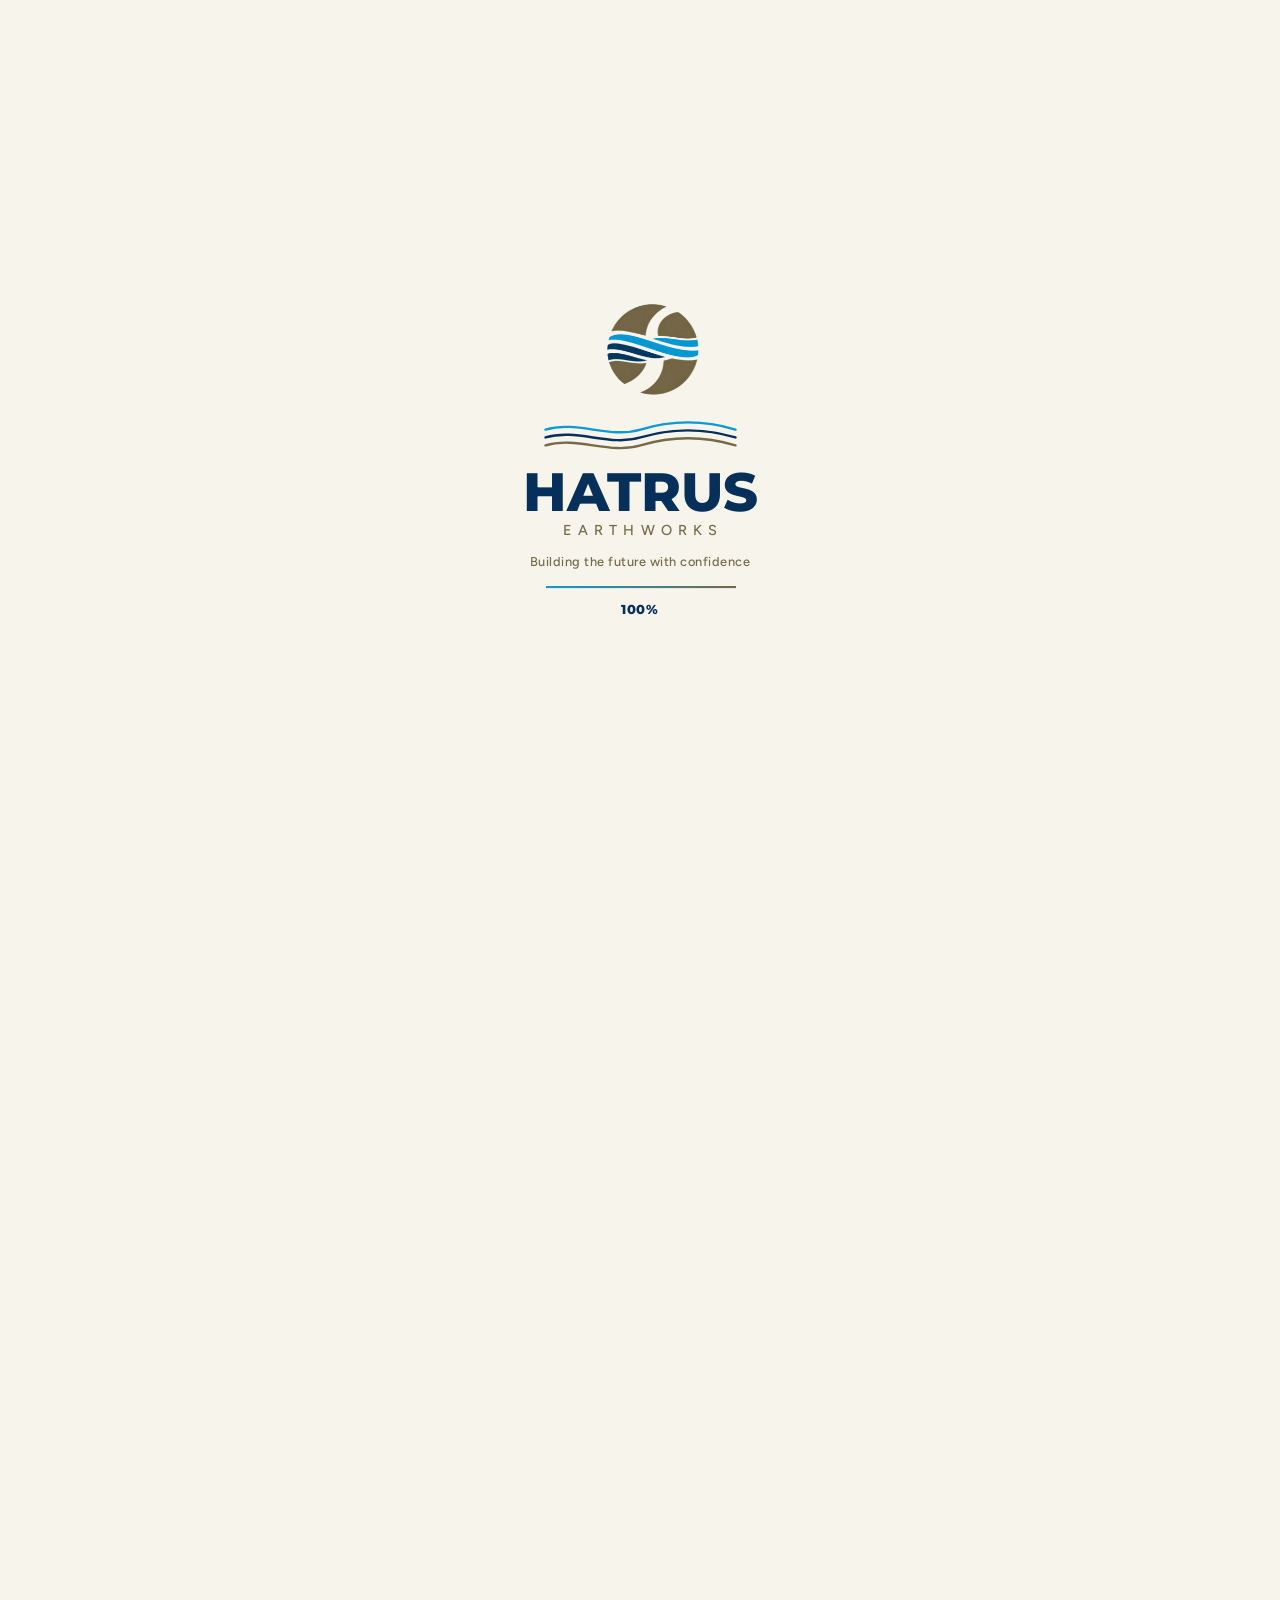
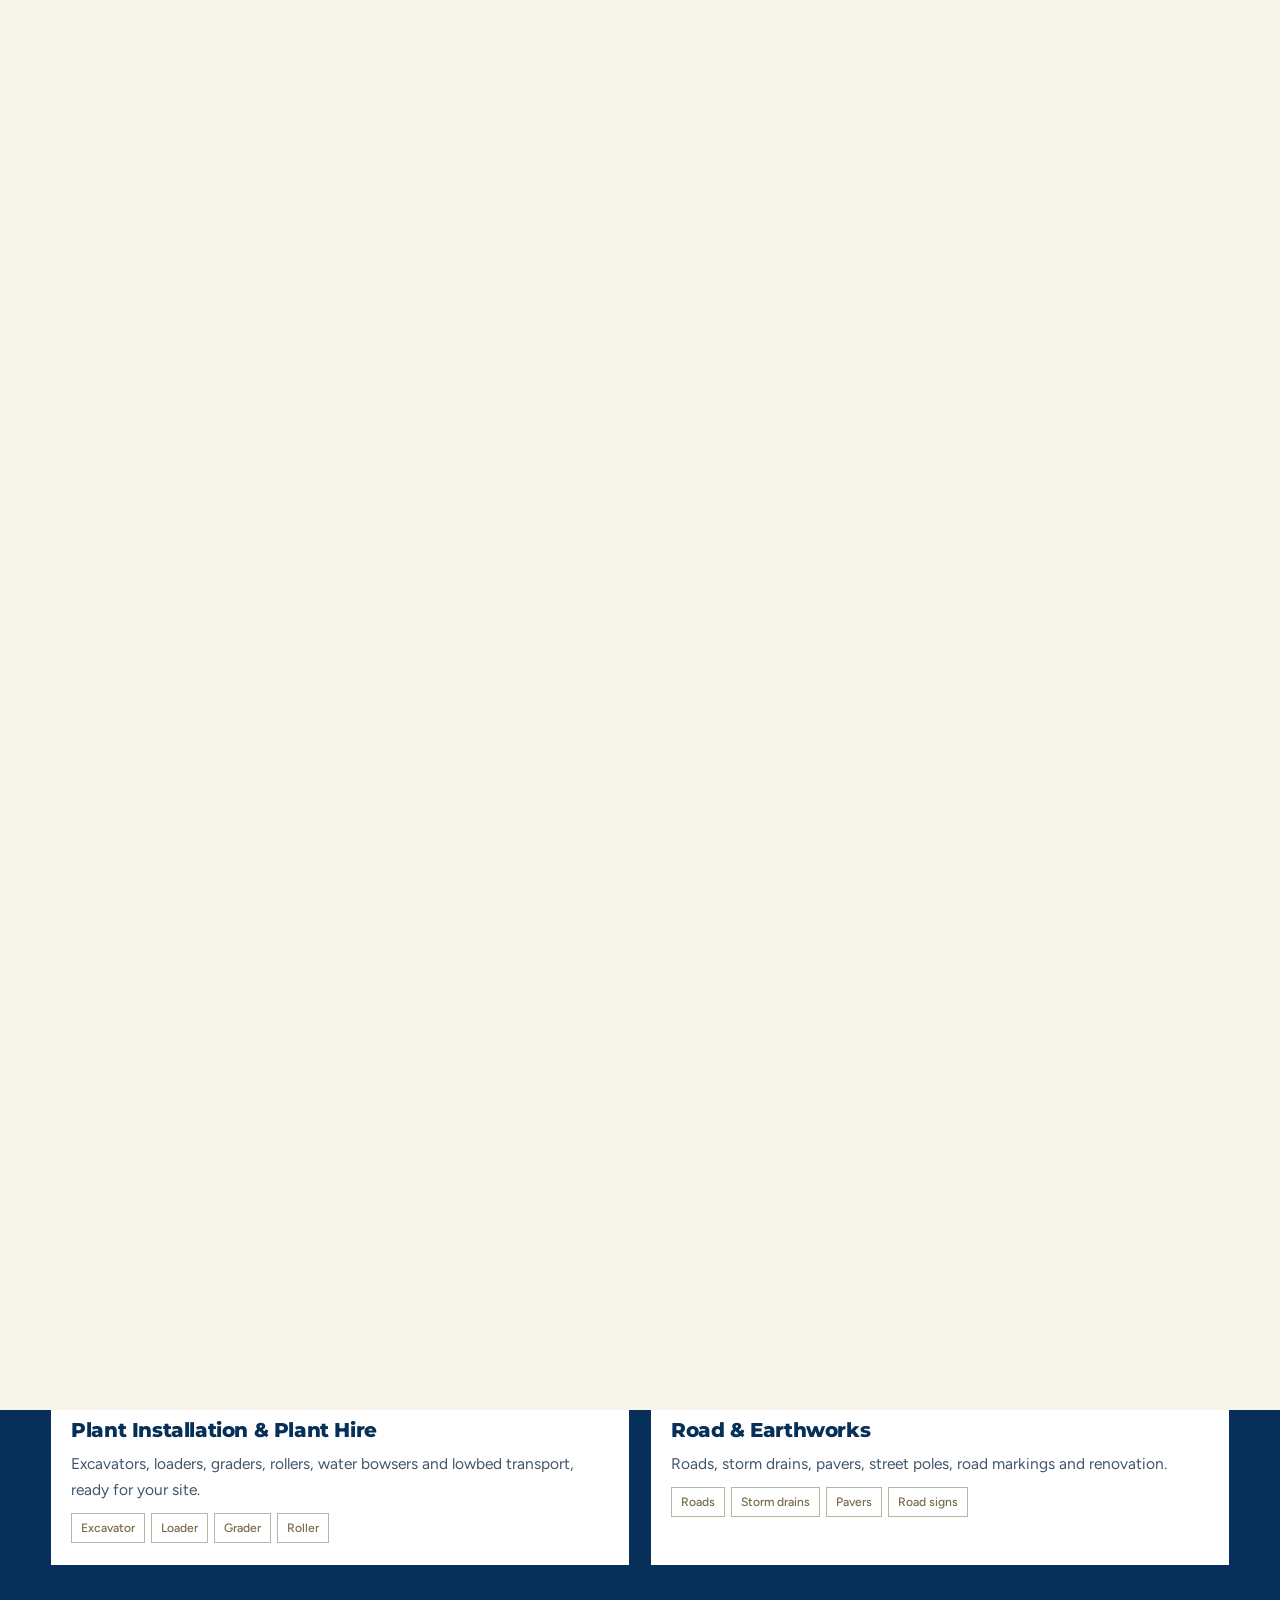
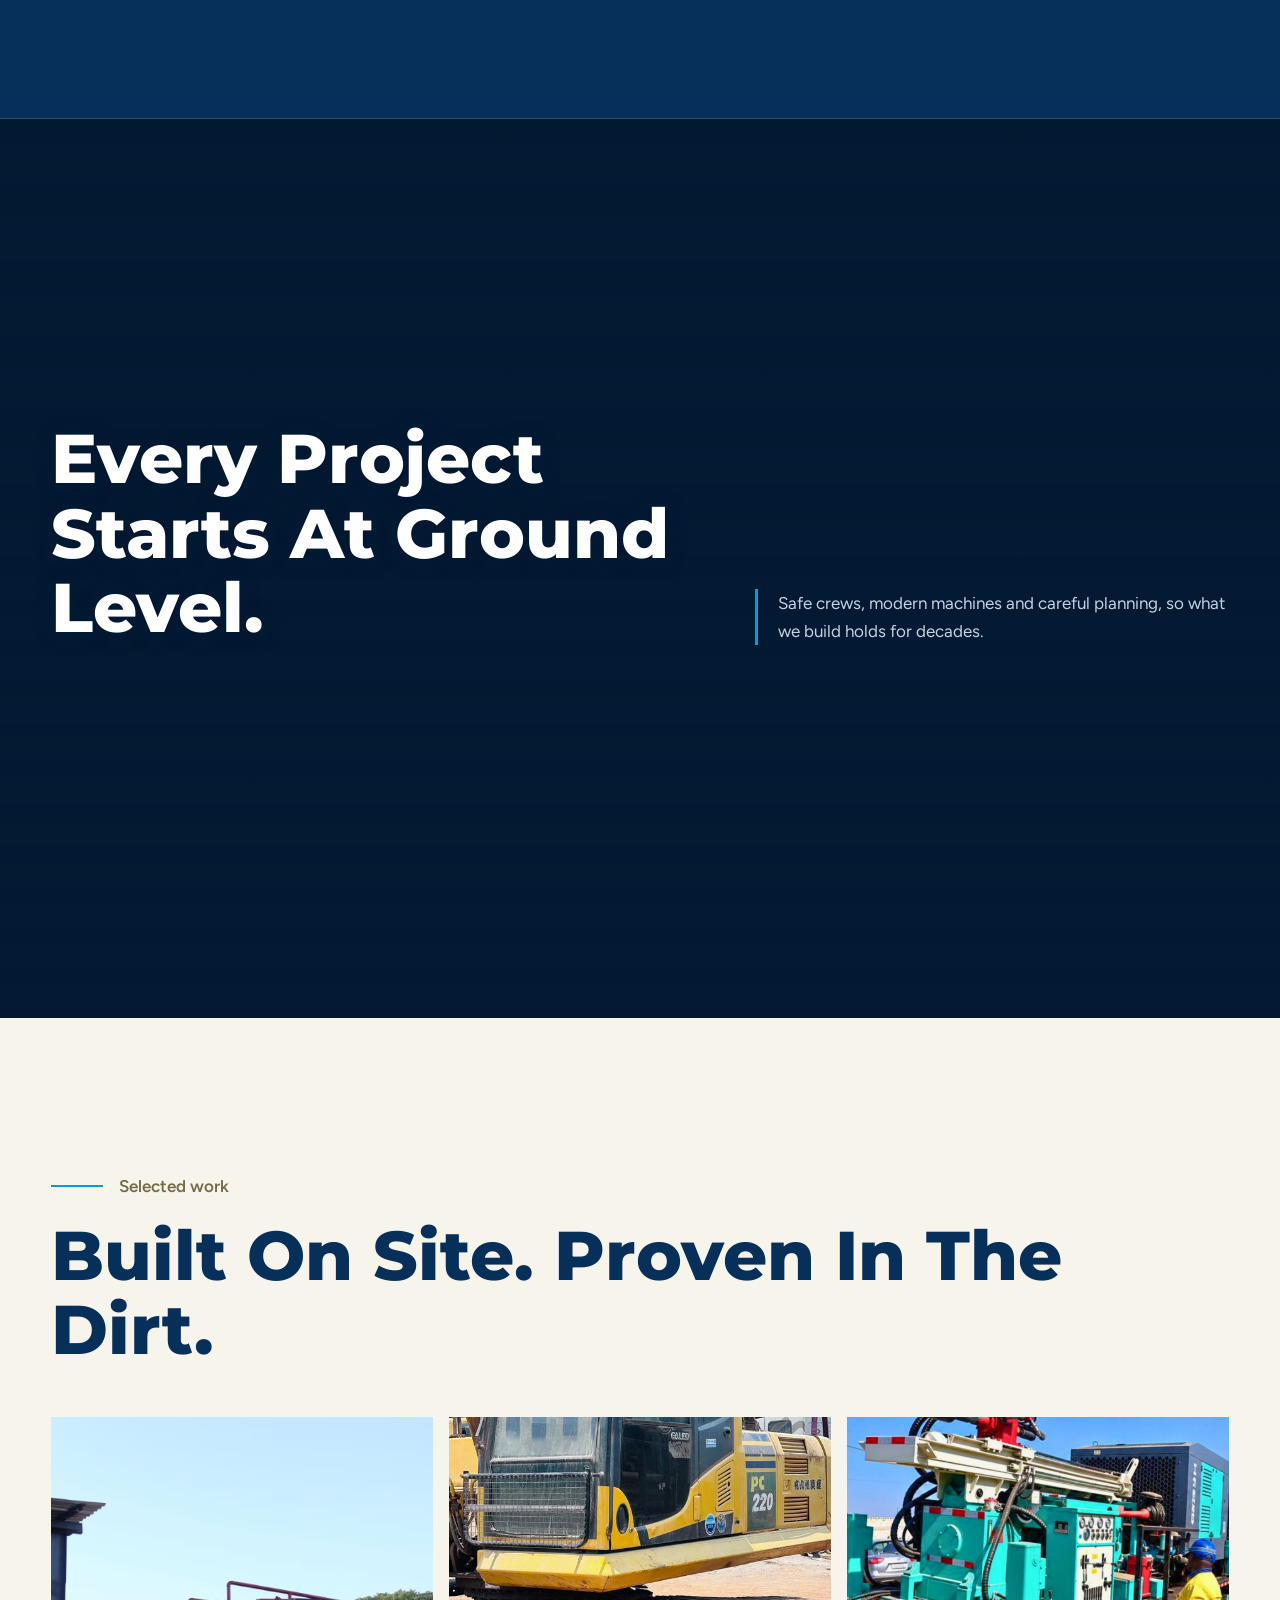
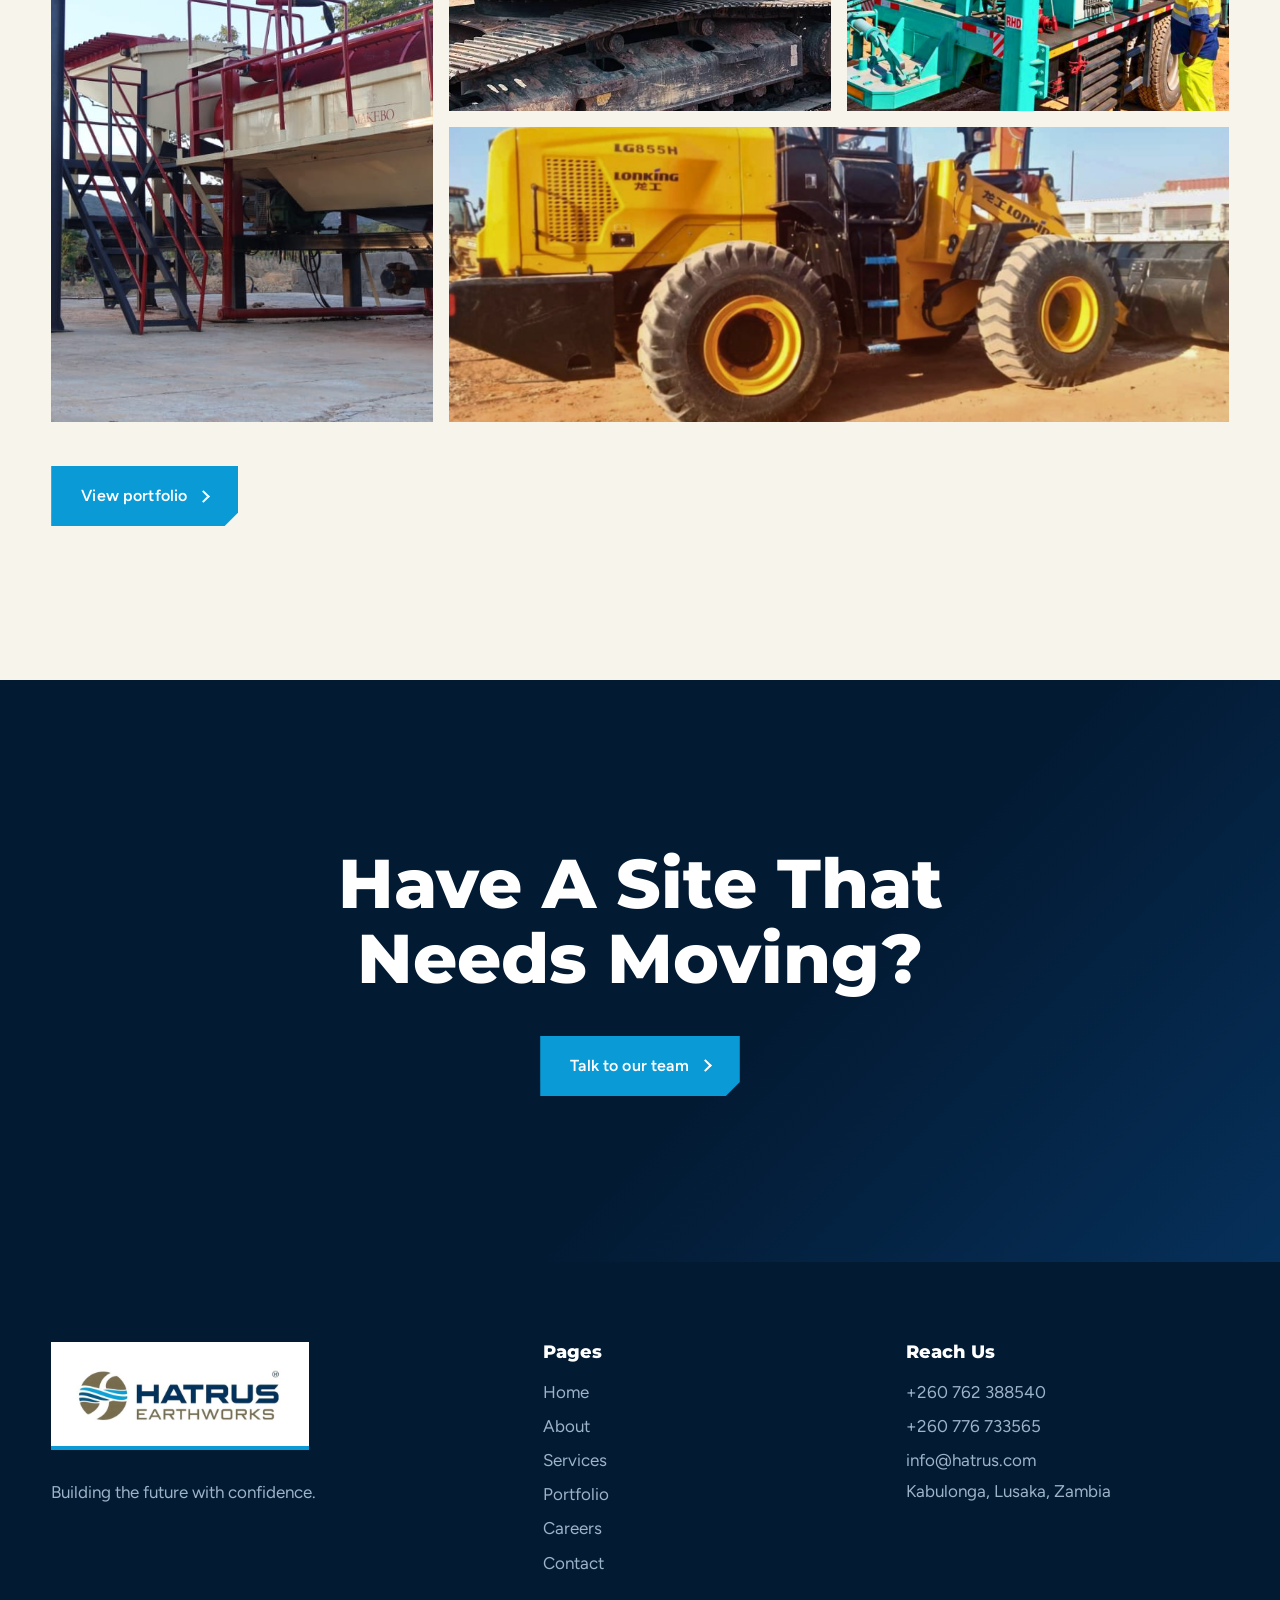
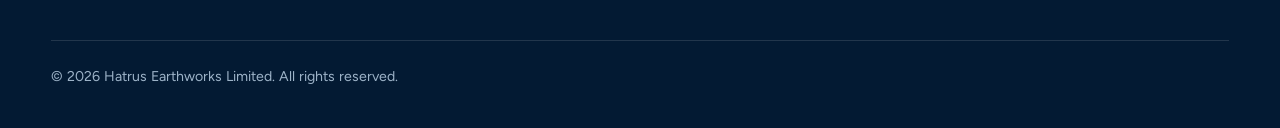
<file: index.html>
<!DOCTYPE html>
<html lang="en"><head><meta charset="utf-8">
<meta name="viewport" content="width=device-width, initial-scale=1, viewport-fit=cover">
<title>Hatrus Earthworks | Earthworks, Civil Construction, Borehole Drilling &amp; Plant Hire in Zambia</title>
<meta name="description" content="Hatrus Earthworks Limited is a Zambian earthworks, construction, borehole drilling and plant hire company in Lusaka. Roads, storm drains, buildings and water supply, delivered safely and on time.">
<meta name="keywords" content="earthworks Zambia, civil engineering Lusaka, borehole drilling Zambia, plant hire Lusaka, excavator hire, road construction Zambia, storm drains, construction company Lusaka, geophysical water survey, Hatrus Earthworks">
<meta property="og:title" content="Hatrus Earthworks | Building the Future with Confidence"><meta property="og:type" content="website"><meta name="theme-color" content="#031a33">
<link rel="icon" href="[data-uri]"><link rel="icon" type="image/webp" href="images/hatrus-mark.webp">
<link rel="preconnect" href="https://fonts.googleapis.com"><link rel="preconnect" href="https://fonts.gstatic.com" crossorigin>
<link href="https://fonts.googleapis.com/css2?family=Montserrat:wght@400;600;800&family=Figtree:wght@400;500&display=swap" rel="stylesheet">
<link rel="icon" type="image/png" sizes="96x96" href="/favicon.png">
<script type="application/ld+json">{"@context":"https://schema.org","@type":"GeneralContractor","name":"Hatrus Earthworks Limited","email":"info@hatrus.com","telephone":"+260762388540","address":{"@type":"PostalAddress","streetAddress":"Plot 6 Roan Rd, Selby Tower House 2nd Floor, Suite 12, Kabulonga","addressLocality":"Lusaka","addressCountry":"ZM"},"areaServed":"Zambia","makesOffer":["Earthworks","Civil construction","Borehole drilling","Plant hire","Road works"]}</script>
<script>if(new URLSearchParams(location.search).get("transition")==="1")document.documentElement.classList.add("transition-in");</script>
<link rel="stylesheet" href="assets/css/styles.css">
<script defer src="assets/js/site.js"></script>
</head><body>
<div id="bar"></div><div id="curtain" aria-hidden="true"><div class="hole"></div><div class="lg"><img src="[data-uri]" alt=""><svg viewBox="0 0 240 36"><path stroke="#0a9bd6" d="M0 8C40-4 80 20 120 8S200-4 240 8"/><path stroke="#06305a" d="M0 18C40 6 80 30 120 18S200 6 240 18"/><path stroke="#766a47" d="M0 28C40 16 80 40 120 28S200 16 240 28"/></svg><span id="nm"></span></div></div>
<div id="load" aria-hidden="true"><div class="hole"></div><div class="lg"><img src="[data-uri]" alt=""><svg viewBox="0 0 240 36"><path stroke="#0a9bd6" d="M0 8C40-4 80 20 120 8S200-4 240 8"/><path stroke="#06305a" d="M0 18C40 6 80 30 120 18S200 6 240 18"/><path stroke="#766a47" d="M0 28C40 16 80 40 120 28S200 16 240 28"/></svg><div class="wm"><b>HATRUS</b><i>EARTHWORKS</i></div><span class="tl">Building the future with confidence</span><div class="pb"><i id="pi"></i></div><b id="pc">0%</b></div></div>
<nav aria-label="Main"><a class="logo" href="index.html" aria-label="Hatrus Earthworks home"><img src="[data-uri]" alt="Hatrus Earthworks logo"></a>
<ul id="menu"><li><a href="index.html">Home</a></li><li><a href="about.html">About</a></li><li><a href="services.html">Services</a></li><li><a href="portfolio.html">Portfolio</a></li><li><a href="careers.html">Careers</a></li><li><a href="contact.html">Contact</a></li><li class="mobile-quote"><a class="btn sm" href="contact.html">Get a quote <i></i></a></li></ul>
<a class="btn sm" href="contact.html">Get a quote</a><button id="burger" aria-label="Menu">Menu</button></nav>
<main>

<header class="hero"><div class="orb"><img src="images/hire_machine_one_enhanced.jpg" alt="Drilling rig and operator available for hire" fetchpriority="high"></div>
<div class="w hc"><span class="tag">Earthworks, Civil Construction, Borehole Drilling and Plant Hire</span>
<h1><span><em>Building The</em></span><span><em>Future With</em></span><span><em>Confidence</em></span></h1>
<p>A proudly Zambian partner for earthmoving, civil construction, borehole drilling and plant hire. We build on safety, quality and dependable delivery.</p>
</div>
<div class="hb"><div class="w"><div><b>7</b>Drilling Methods</div><div><b>6</b>Plant Types on Hire</div><div><b>Zero</b>Injury Policy</div><div><b>ISO 14001</b>and OHSAS 18001 Aligned</div></div></div></header>
<section class="s"><div class="w two"><div><span class="tag">Who we are</span><h2>Ground work you can stand on.</h2><p class="lead" style="margin-top:26px">From the first cut of the excavator to the last pipe in a borehole, our skilled team and modern fleet keep infrastructure, mining, agriculture and community water projects moving across Zambia.</p>
<div class="stats"><div><b data-n="7">0</b><small>Drilling Methods</small></div><div><b data-n="6">0</b><small>Plant Types on Hire</small></div><div><b data-n="0">0</b><small>Injuries, Our Policy</small></div></div>
<a class="btn" style="margin-top:44px" href="about.html">About Hatrus <i></i></a></div>
<div class="ph arch rv"><img src="images/rig_2.jpg" alt="Drilling equipment in transit" loading="lazy"></div></div></section>
<section class="s dark"><div class="w"><span class="tag" style="color:#cdbf94">What we do</span><h2>Four ways we shape the ground.</h2><div class="svc" id="svcHome"></div></div></section>
<div class="band"><img id="bandImg" decoding="async" src="images/IMG-20261029-WA0002.jpg" alt="Plant installation worksite" loading="lazy"><div class="w"><h2>Every project starts at ground level.</h2><p>Safe crews, modern machines and careful planning, so what we build holds for decades.</p></div></div>
<section class="s"><div class="w"><span class="tag">Selected work</span><h2>Built on site. Proven in the dirt.</h2><div class="gal" id="galHome"></div><a class="btn" href="portfolio.html">View portfolio <i></i></a></div></section>
<div class="cta"><div class="w"><h2>Have a site that needs moving?</h2><a class="btn" href="contact.html">Talk to our team <i></i></a></div></div>

</main>
<footer><div class="w g"><div><div class="tile"><img src="[data-uri]" alt="Hatrus Earthworks" style="height:64px"></div><p>Building the future with confidence.</p></div><div><h3>Pages</h3><a href="index.html">Home</a><a href="about.html">About</a><a href="services.html">Services</a><a href="portfolio.html">Portfolio</a><a href="careers.html">Careers</a><a href="contact.html">Contact</a></div><div><h3>Reach us</h3><a href="tel:+260762388540">+260 762 388540</a><a href="tel:+260776733565">+260 776 733565</a><a href="mailto:info@hatrus.com">info@hatrus.com</a><p>Kabulonga, Lusaka, Zambia</p></div></div><div class="w"><small>© 2026 Hatrus Earthworks Limited. All rights reserved.</small></div></footer>
<button id="top" aria-label="Back to top"><svg viewBox="0 0 56 56" aria-hidden="true"><rect x="1.5" y="1.5" width="53" height="53" stroke="rgba(255,255,255,.22)"/><rect id="ring" x="1.5" y="1.5" width="53" height="53" stroke="#0a9bd6" stroke-dasharray="212" stroke-dashoffset="212"/></svg><i></i></button>
</body></html>
</file>
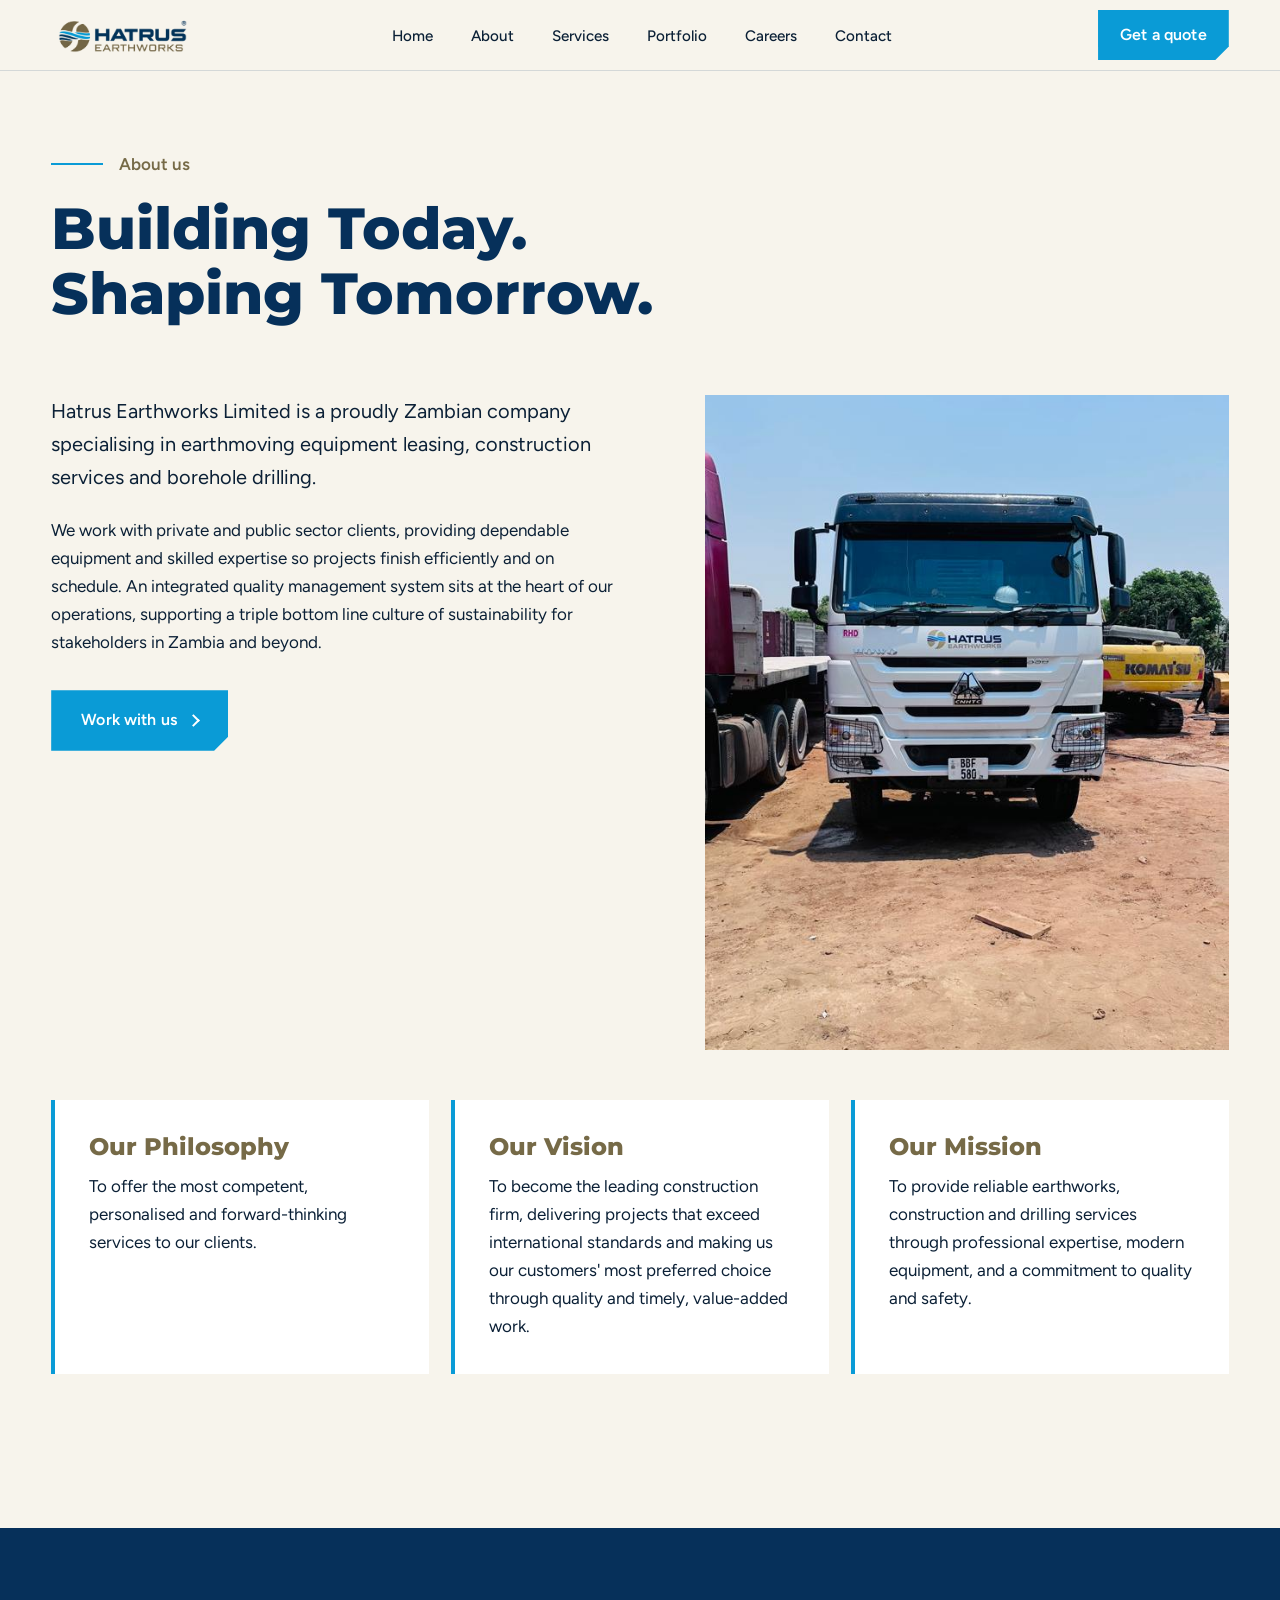
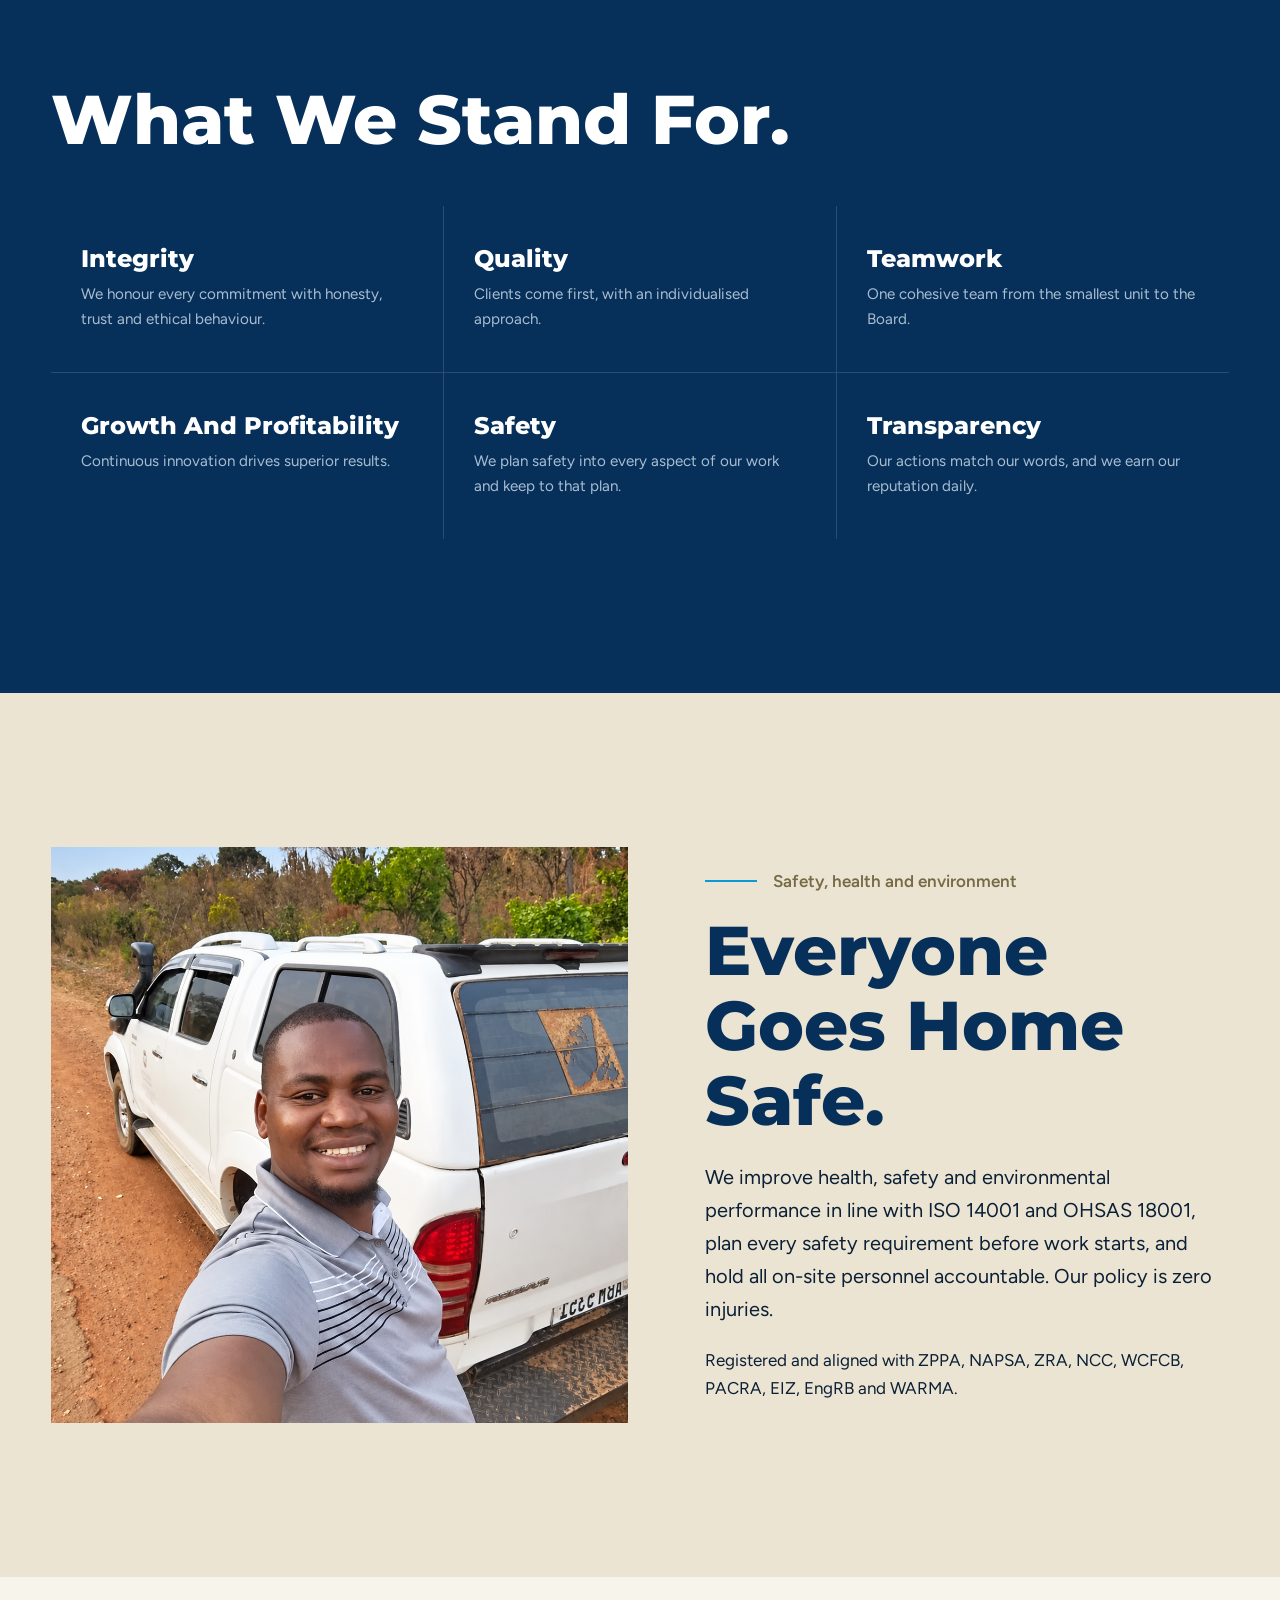
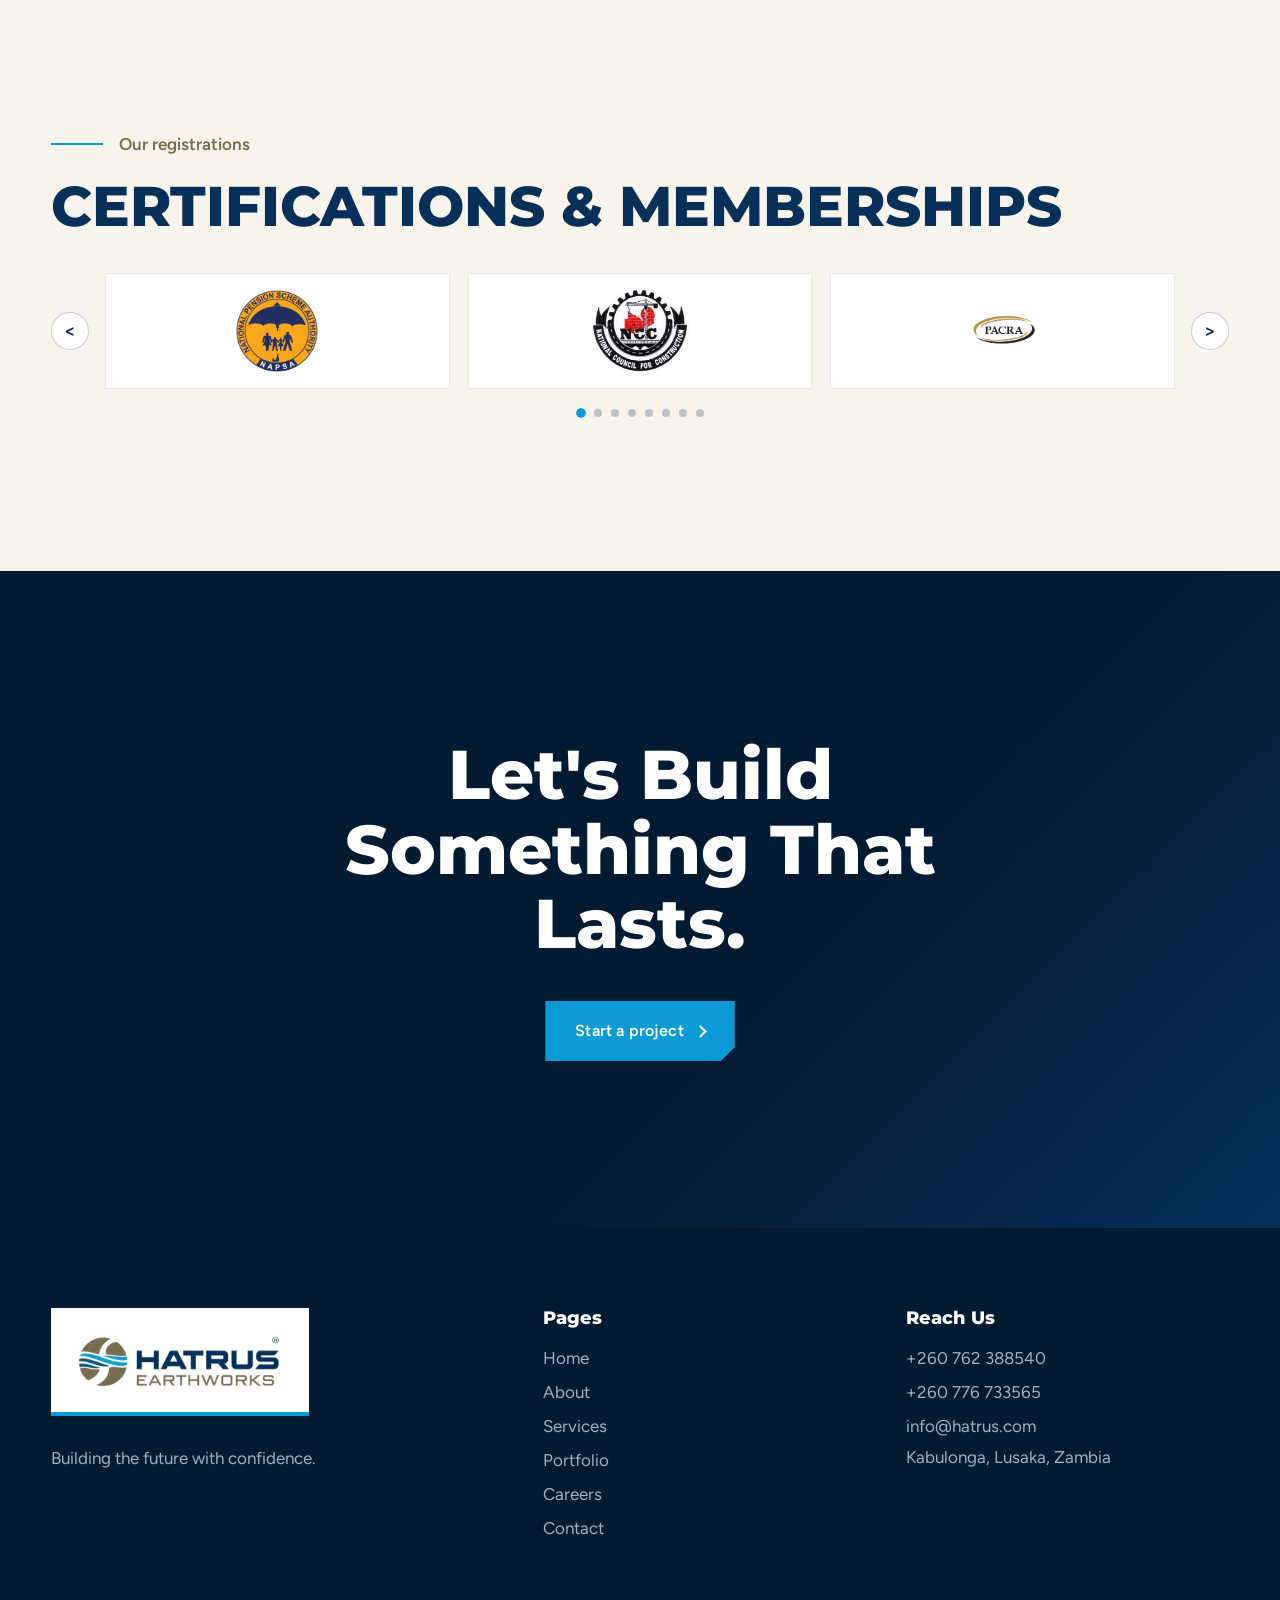
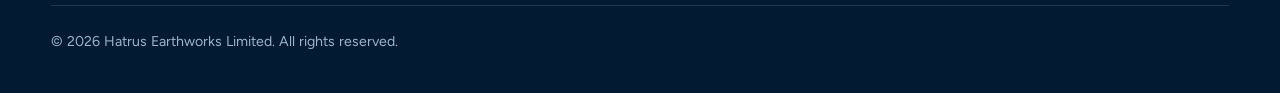
<file: about.html>
<!DOCTYPE html>
<html lang="en"><head><meta charset="utf-8">
<meta name="viewport" content="width=device-width, initial-scale=1, viewport-fit=cover">
<title>About | Hatrus Earthworks</title>
<meta name="description" content="Hatrus Earthworks Limited is a Zambian earthworks, construction, borehole drilling and plant hire company in Lusaka. Roads, storm drains, buildings and water supply, delivered safely and on time.">
<meta name="keywords" content="earthworks Zambia, civil engineering Lusaka, borehole drilling Zambia, plant hire Lusaka, excavator hire, road construction Zambia, storm drains, construction company Lusaka, geophysical water survey, Hatrus Earthworks">
<meta property="og:title" content="Hatrus Earthworks | Building the Future with Confidence"><meta property="og:type" content="website"><meta name="theme-color" content="#031a33">
<link rel="icon" href="[data-uri]"><link rel="icon" type="image/webp" href="images/hatrus-mark.webp">
<link rel="preconnect" href="https://fonts.googleapis.com"><link rel="preconnect" href="https://fonts.gstatic.com" crossorigin>
<link href="https://fonts.googleapis.com/css2?family=Montserrat:wght@400;600;800&family=Figtree:wght@400;500&display=swap" rel="stylesheet">
<link rel="icon" type="image/png" sizes="96x96" href="/favicon.png">
<script type="application/ld+json">{"@context":"https://schema.org","@type":"GeneralContractor","name":"Hatrus Earthworks Limited","email":"info@hatrus.com","telephone":"+260762388540","address":{"@type":"PostalAddress","streetAddress":"Plot 6 Roan Rd, Selby Tower House 2nd Floor, Suite 12, Kabulonga","addressLocality":"Lusaka","addressCountry":"ZM"},"areaServed":"Zambia","makesOffer":["Earthworks","Civil construction","Borehole drilling","Plant hire","Road works"]}</script>
<script>if(new URLSearchParams(location.search).get("transition")==="1")document.documentElement.classList.add("transition-in");</script>
<link rel="stylesheet" href="assets/css/styles.css">
<script defer src="assets/js/site.js"></script>
</head><body>
<div id="bar"></div><div id="curtain" aria-hidden="true"><div class="hole"></div><div class="lg"><img src="[data-uri]" alt=""><svg viewBox="0 0 240 36"><path stroke="#0a9bd6" d="M0 8C40-4 80 20 120 8S200-4 240 8"/><path stroke="#06305a" d="M0 18C40 6 80 30 120 18S200 6 240 18"/><path stroke="#766a47" d="M0 28C40 16 80 40 120 28S200 16 240 28"/></svg><span id="nm"></span></div></div>
<div id="load" aria-hidden="true"><div class="hole"></div><div class="lg"><img src="[data-uri]" alt=""><svg viewBox="0 0 240 36"><path stroke="#0a9bd6" d="M0 8C40-4 80 20 120 8S200-4 240 8"/><path stroke="#06305a" d="M0 18C40 6 80 30 120 18S200 6 240 18"/><path stroke="#766a47" d="M0 28C40 16 80 40 120 28S200 16 240 28"/></svg><div class="wm"><b>HATRUS</b><i>EARTHWORKS</i></div><span class="tl">Building the future with confidence</span><div class="pb"><i id="pi"></i></div><b id="pc">0%</b></div></div>
<nav aria-label="Main"><a class="logo" href="index.html" aria-label="Hatrus Earthworks home"><img src="[data-uri]" alt="Hatrus Earthworks logo"></a>
<ul id="menu"><li><a href="index.html">Home</a></li><li><a href="about.html">About</a></li><li><a href="services.html">Services</a></li><li><a href="portfolio.html">Portfolio</a></li><li><a href="careers.html">Careers</a></li><li><a href="contact.html">Contact</a></li><li class="mobile-quote"><a class="btn sm" href="contact.html">Get a quote <i></i></a></li></ul>
<a class="btn sm" href="contact.html">Get a quote</a><button id="burger" aria-label="Menu">Menu</button></nav>
<main>
<div class="w pg"><span class="tag">About us</span><h1>Building today. Shaping tomorrow.</h1></div>
<section class="s" style="padding-top:70px"><div class="w two" style="align-items:start"><div><p class="lead">Hatrus Earthworks Limited is a proudly Zambian company specialising in earthmoving equipment leasing, construction services and borehole drilling.</p><p style="margin-top:22px;max-width:36em">We work with private and public sector clients, providing dependable equipment and skilled expertise so projects finish efficiently and on schedule. An integrated quality management system sits at the heart of our operations, supporting a triple bottom line culture of sustainability for stakeholders in Zambia and beyond.</p><a class="btn" style="margin-top:34px" href="contact.html">Work with us <i></i></a></div><div class="ph rv" style="aspect-ratio:4/5"><img src="images/IMG-20261020-WA0007.jpg" alt="Hatrus truck and excavator at the equipment yard" loading="lazy"></div></div>
<div class="w mvv"><div><h3>Our philosophy</h3><p>To offer the most competent, personalised and forward-thinking services to our clients.</p></div><div><h3>Our vision</h3><p>To become the leading construction firm, delivering projects that exceed international standards and making us our customers' most preferred choice through quality and timely, value-added work.</p></div><div><h3>Our mission</h3><p>To provide reliable earthworks, construction and drilling services through professional expertise, modern equipment, and a commitment to quality and safety.</p></div></div></section>
<section class="s dark"><div class="w"><h2>What we stand for.</h2><div class="vals" id="vals"></div></div></section>
<section class="s sandbg"><div class="w two"><div class="ph rv" style="aspect-ratio:1"><img src="images/rig_4.png" alt="Drilling rig on site" loading="lazy"></div><div><span class="tag">Safety, health and environment</span><h2>Everyone goes home safe.</h2><p class="lead" style="margin-top:24px">We improve health, safety and environmental performance in line with ISO 14001 and OHSAS 18001, plan every safety requirement before work starts, and hold all on-site personnel accountable. Our policy is zero injuries.</p><p style="margin-top:20px">Registered and aligned with ZPPA, NAPSA, ZRA, NCC, WCFCB, PACRA, EIZ, EngRB and WARMA.</p></div></div></section>
<section class="s certs"><div class="w"><span class="tag">Our registrations</span><h2>CERTIFICATIONS &amp; MEMBERSHIPS</h2><div class="cert-carousel" id="certCarousel"><button class="cert-arrow" id="certPrev" type="button" aria-label="Previous logos">&lt;</button><div class="cert-window" aria-label="Certifications and memberships logos"><div class="cert-track" id="certTrack"><div class="cert-logo"><img src="images/NAPSA.png" alt="NAPSA" loading="lazy"></div><div class="cert-logo"><img src="images/NCC.jpg" alt="NCC" loading="lazy"></div><div class="cert-logo"><img src="images/PACRA.png" alt="PACRA" loading="lazy"></div><div class="cert-logo"><img src="images/WARMA.jpg" alt="WARMA" loading="lazy"></div><div class="cert-logo"><img src="images/WCFCB.png" alt="WCFCB" loading="lazy"></div><div class="cert-logo"><img src="images/ZPPA.jpg" alt="ZPPA" loading="lazy"></div><div class="cert-logo"><img src="images/ZRA.png" alt="ZRA" loading="lazy"></div><div class="cert-logo"><img src="images/EIZ.png" alt="EIZ" loading="lazy"></div></div></div><button class="cert-arrow" id="certNext" type="button" aria-label="Next logos">&gt;</button></div><div class="cert-dots" id="certDots" aria-label="Choose logo group"></div></div></section>
<div class="cta"><div class="w"><h2>Let's build something that lasts.</h2><a class="btn" href="contact.html">Start a project <i></i></a></div></div>
</main>
<footer><div class="w g"><div><div class="tile"><img src="[data-uri]" alt="Hatrus Earthworks" style="height:64px"></div><p>Building the future with confidence.</p></div><div><h3>Pages</h3><a href="index.html">Home</a><a href="about.html">About</a><a href="services.html">Services</a><a href="portfolio.html">Portfolio</a><a href="careers.html">Careers</a><a href="contact.html">Contact</a></div><div><h3>Reach us</h3><a href="tel:+260762388540">+260 762 388540</a><a href="tel:+260776733565">+260 776 733565</a><a href="mailto:info@hatrus.com">info@hatrus.com</a><p>Kabulonga, Lusaka, Zambia</p></div></div><div class="w"><small>© 2026 Hatrus Earthworks Limited. All rights reserved.</small></div></footer>
<button id="top" aria-label="Back to top"><svg viewBox="0 0 56 56" aria-hidden="true"><rect x="1.5" y="1.5" width="53" height="53" stroke="rgba(255,255,255,.22)"/><rect id="ring" x="1.5" y="1.5" width="53" height="53" stroke="#0a9bd6" stroke-dasharray="212" stroke-dashoffset="212"/></svg><i></i></button>
</body></html>
</file>
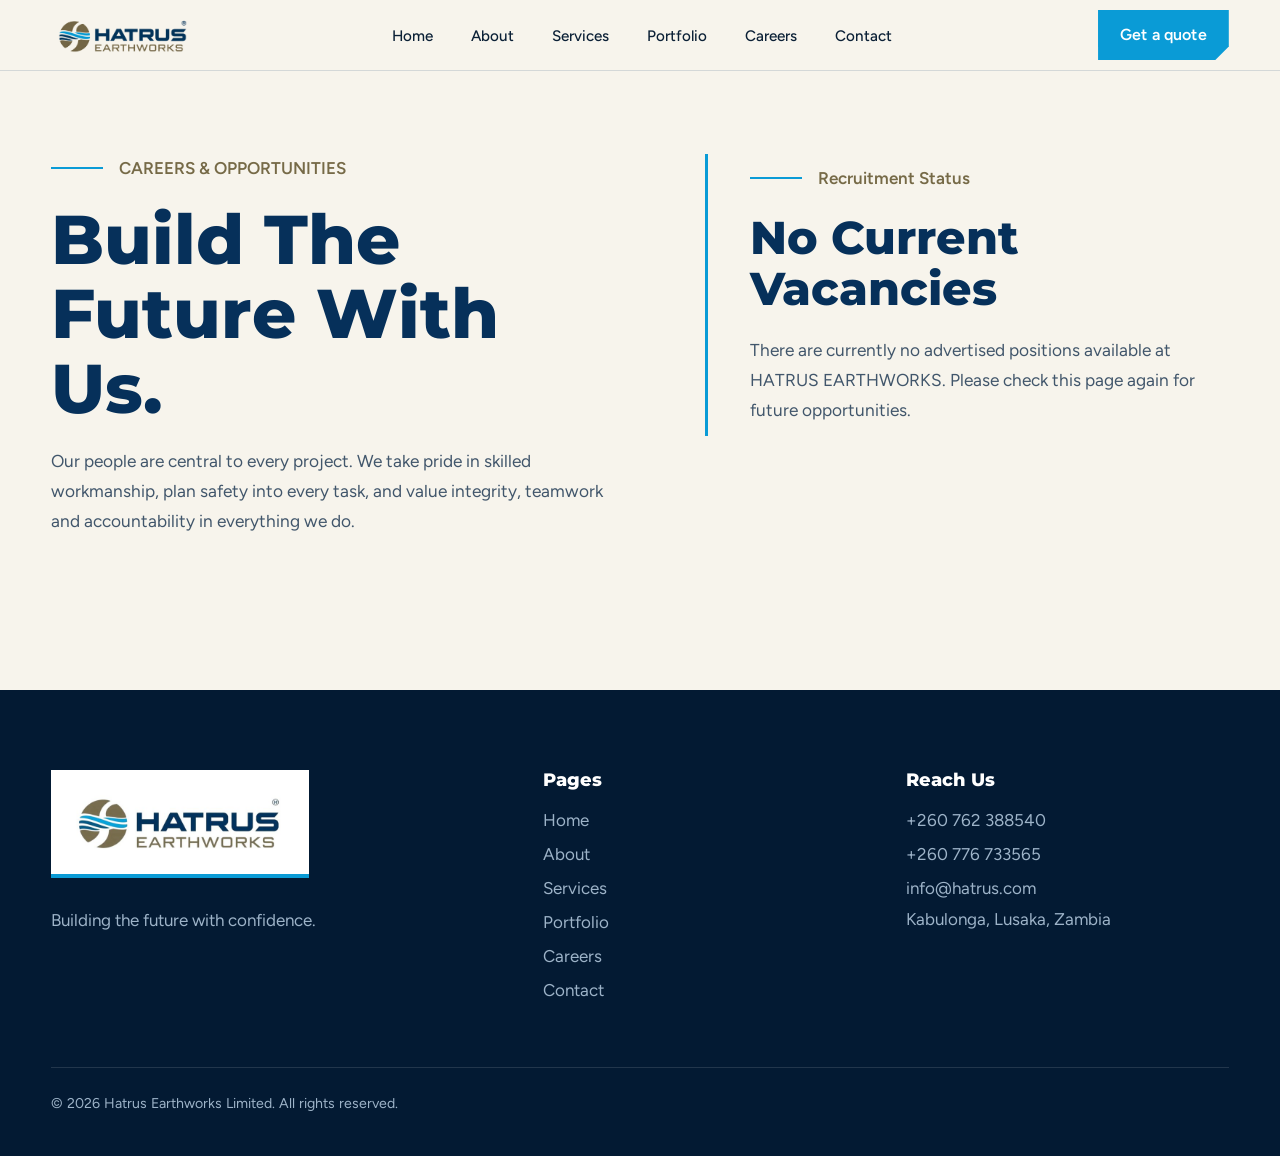
<file: careers.html>
<!DOCTYPE html>
<html lang="en"><head><meta charset="utf-8">
<meta name="viewport" content="width=device-width, initial-scale=1, viewport-fit=cover">
<title>Careers | Hatrus Earthworks</title>
<meta name="description" content="Hatrus Earthworks Limited is a Zambian earthworks, construction, borehole drilling and plant hire company in Lusaka. Roads, storm drains, buildings and water supply, delivered safely and on time.">
<meta name="keywords" content="earthworks Zambia, civil engineering Lusaka, borehole drilling Zambia, plant hire Lusaka, excavator hire, road construction Zambia, storm drains, construction company Lusaka, geophysical water survey, Hatrus Earthworks">
<meta property="og:title" content="Hatrus Earthworks | Building the Future with Confidence"><meta property="og:type" content="website"><meta name="theme-color" content="#031a33">
<link rel="icon" href="[data-uri]"><link rel="icon" type="image/webp" href="images/hatrus-mark.webp">
<link rel="preconnect" href="https://fonts.googleapis.com"><link rel="preconnect" href="https://fonts.gstatic.com" crossorigin>
<link href="https://fonts.googleapis.com/css2?family=Montserrat:wght@400;600;800&family=Figtree:wght@400;500&display=swap" rel="stylesheet">
<link rel="icon" type="image/png" sizes="96x96" href="/favicon.png">
<script type="application/ld+json">{"@context":"https://schema.org","@type":"GeneralContractor","name":"Hatrus Earthworks Limited","email":"info@hatrus.com","telephone":"+260762388540","address":{"@type":"PostalAddress","streetAddress":"Plot 6 Roan Rd, Selby Tower House 2nd Floor, Suite 12, Kabulonga","addressLocality":"Lusaka","addressCountry":"ZM"},"areaServed":"Zambia","makesOffer":["Earthworks","Civil construction","Borehole drilling","Plant hire","Road works"]}</script>
<script>if(new URLSearchParams(location.search).get("transition")==="1")document.documentElement.classList.add("transition-in");</script>
<link rel="stylesheet" href="assets/css/styles.css">
<script defer src="assets/js/site.js"></script>
</head><body>
<div id="bar"></div><div id="curtain" aria-hidden="true"><div class="hole"></div><div class="lg"><img src="[data-uri]" alt=""><svg viewBox="0 0 240 36"><path stroke="#0a9bd6" d="M0 8C40-4 80 20 120 8S200-4 240 8"/><path stroke="#06305a" d="M0 18C40 6 80 30 120 18S200 6 240 18"/><path stroke="#766a47" d="M0 28C40 16 80 40 120 28S200 16 240 28"/></svg><span id="nm"></span></div></div>
<div id="load" aria-hidden="true"><div class="hole"></div><div class="lg"><img src="[data-uri]" alt=""><svg viewBox="0 0 240 36"><path stroke="#0a9bd6" d="M0 8C40-4 80 20 120 8S200-4 240 8"/><path stroke="#06305a" d="M0 18C40 6 80 30 120 18S200 6 240 18"/><path stroke="#766a47" d="M0 28C40 16 80 40 120 28S200 16 240 28"/></svg><div class="wm"><b>HATRUS</b><i>EARTHWORKS</i></div><span class="tl">Building the future with confidence</span><div class="pb"><i id="pi"></i></div><b id="pc">0%</b></div></div>
<nav aria-label="Main"><a class="logo" href="index.html" aria-label="Hatrus Earthworks home"><img src="[data-uri]" alt="Hatrus Earthworks logo"></a>
<ul id="menu"><li><a href="index.html">Home</a></li><li><a href="about.html">About</a></li><li><a href="services.html">Services</a></li><li><a href="portfolio.html">Portfolio</a></li><li><a href="careers.html">Careers</a></li><li><a href="contact.html">Contact</a></li><li class="mobile-quote"><a class="btn sm" href="contact.html">Get a quote <i></i></a></li></ul>
<a class="btn sm" href="contact.html">Get a quote</a><button id="burger" aria-label="Menu">Menu</button></nav>
<main>
<section class="s careers-section" aria-labelledby="careers-heading">
  <div class="w two careers-layout">
    <div class="careers-copy">
      <span class="tag">CAREERS &amp; OPPORTUNITIES</span>
      <h1 id="careers-heading">Build the Future With Us.</h1>
      <p>Our people are central to every project. We take pride in skilled workmanship, plan safety into every task, and value integrity, teamwork and accountability in everything we do.</p>
    </div>
    <aside class="careers-status" aria-labelledby="vacancies-heading">
      <span class="tag">Recruitment Status</span>
      <h2 id="vacancies-heading">No Current Vacancies</h2>
      <p>There are currently no advertised positions available at HATRUS EARTHWORKS. Please check this page again for future opportunities.</p>
    </aside>
  </div>
</section>
</main>
<footer><div class="w g"><div><div class="tile"><img src="[data-uri]" alt="Hatrus Earthworks" style="height:64px"></div><p>Building the future with confidence.</p></div><div><h3>Pages</h3><a href="index.html">Home</a><a href="about.html">About</a><a href="services.html">Services</a><a href="portfolio.html">Portfolio</a><a href="careers.html">Careers</a><a href="contact.html">Contact</a></div><div><h3>Reach us</h3><a href="tel:+260762388540">+260 762 388540</a><a href="tel:+260776733565">+260 776 733565</a><a href="mailto:info@hatrus.com">info@hatrus.com</a><p>Kabulonga, Lusaka, Zambia</p></div></div><div class="w"><small>© 2026 Hatrus Earthworks Limited. All rights reserved.</small></div></footer>
<button id="top" aria-label="Back to top"><svg viewBox="0 0 56 56" aria-hidden="true"><rect x="1.5" y="1.5" width="53" height="53" stroke="rgba(255,255,255,.22)"/><rect id="ring" x="1.5" y="1.5" width="53" height="53" stroke="#0a9bd6" stroke-dasharray="212" stroke-dashoffset="212"/></svg><i></i></button>
</body></html>
</file>
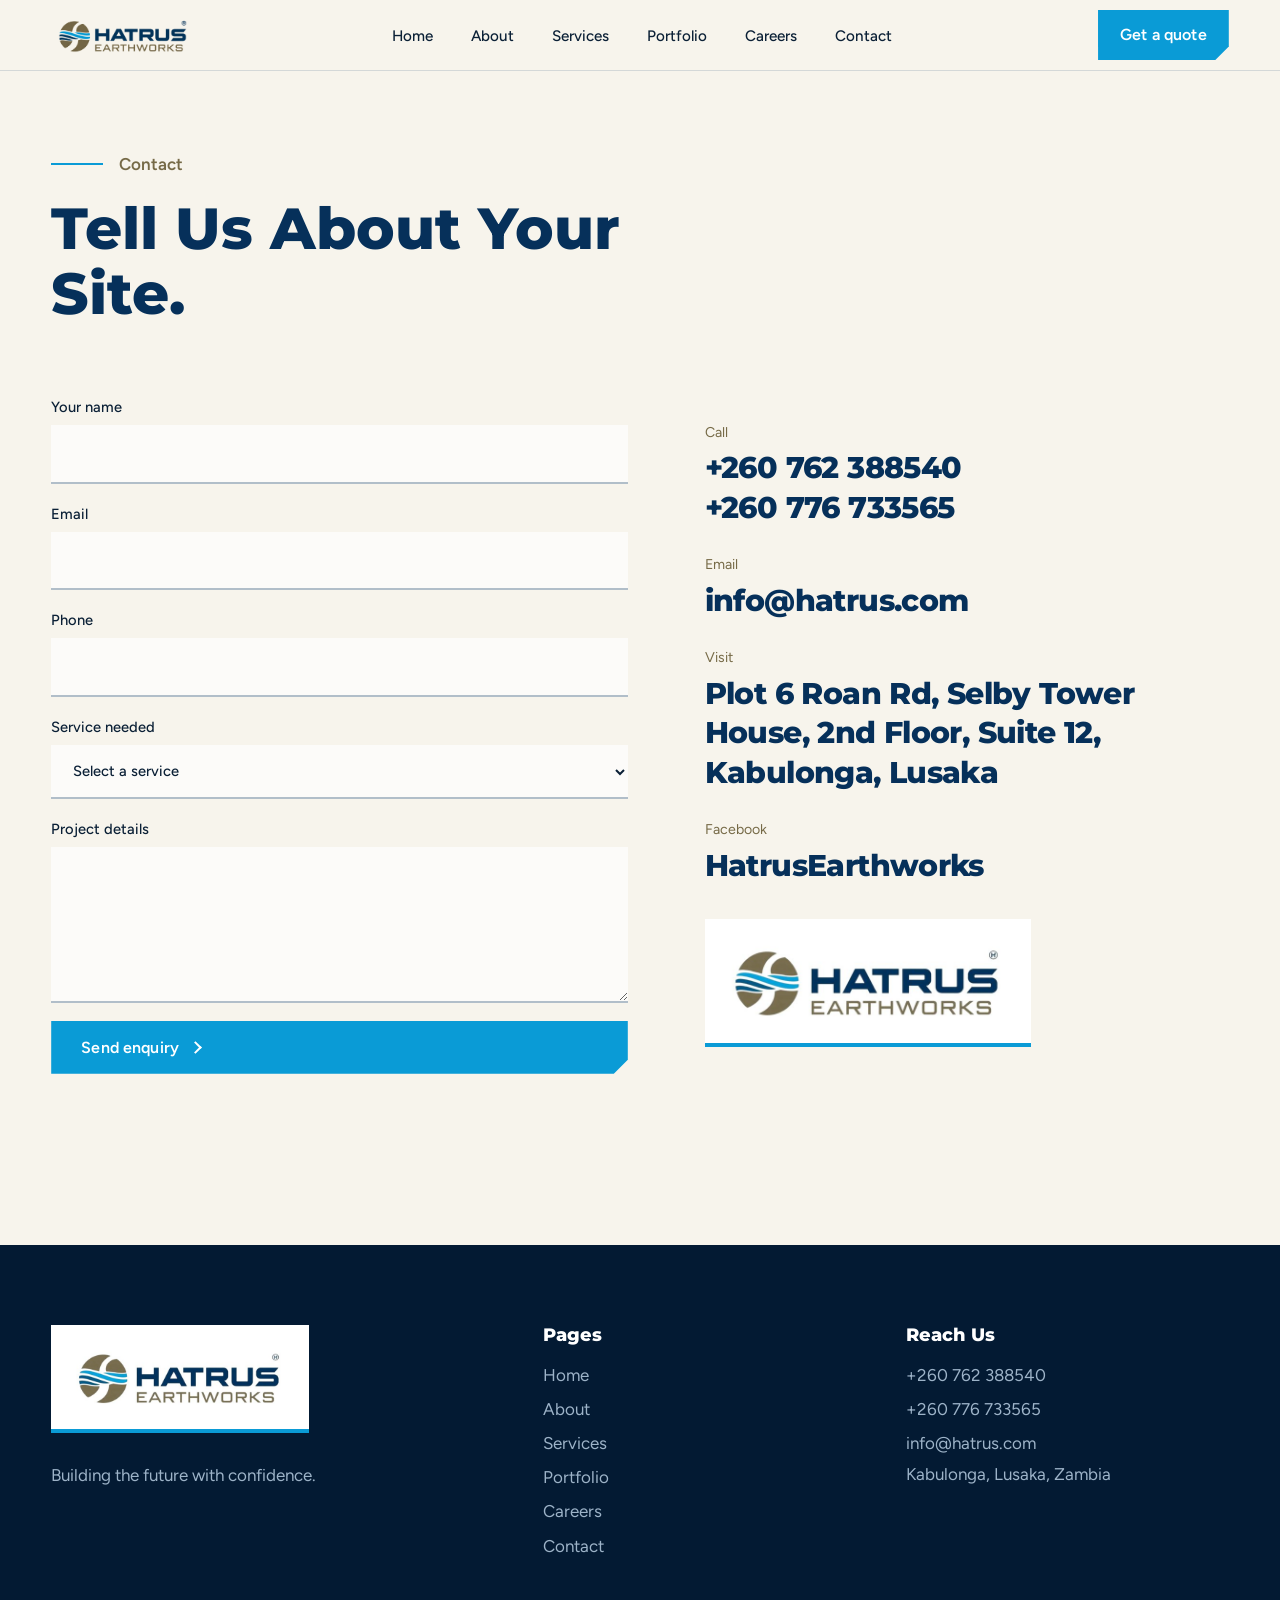
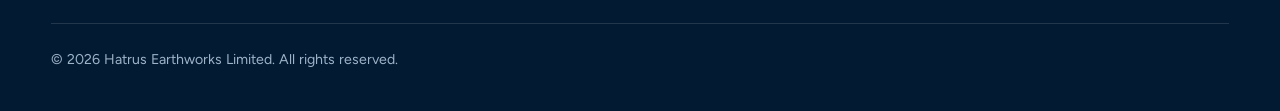
<file: contact.html>
<!DOCTYPE html>
<html lang="en"><head><meta charset="utf-8">
<meta name="viewport" content="width=device-width, initial-scale=1, viewport-fit=cover">
<title>Contact | Hatrus Earthworks</title>
<meta name="description" content="Hatrus Earthworks Limited is a Zambian earthworks, construction, borehole drilling and plant hire company in Lusaka. Roads, storm drains, buildings and water supply, delivered safely and on time.">
<meta name="keywords" content="earthworks Zambia, civil engineering Lusaka, borehole drilling Zambia, plant hire Lusaka, excavator hire, road construction Zambia, storm drains, construction company Lusaka, geophysical water survey, Hatrus Earthworks">
<meta property="og:title" content="Hatrus Earthworks | Building the Future with Confidence"><meta property="og:type" content="website"><meta name="theme-color" content="#031a33">
<link rel="icon" href="[data-uri]"><link rel="icon" type="image/webp" href="images/hatrus-mark.webp">
<link rel="preconnect" href="https://fonts.googleapis.com"><link rel="preconnect" href="https://fonts.gstatic.com" crossorigin>
<link href="https://fonts.googleapis.com/css2?family=Montserrat:wght@400;600;800&family=Figtree:wght@400;500&display=swap" rel="stylesheet">
<link rel="icon" type="image/png" sizes="96x96" href="/favicon.png">
<script type="application/ld+json">{"@context":"https://schema.org","@type":"GeneralContractor","name":"Hatrus Earthworks Limited","email":"info@hatrus.com","telephone":"+260762388540","address":{"@type":"PostalAddress","streetAddress":"Plot 6 Roan Rd, Selby Tower House 2nd Floor, Suite 12, Kabulonga","addressLocality":"Lusaka","addressCountry":"ZM"},"areaServed":"Zambia","makesOffer":["Earthworks","Civil construction","Borehole drilling","Plant hire","Road works"]}</script>
<script>if(new URLSearchParams(location.search).get("transition")==="1")document.documentElement.classList.add("transition-in");</script>
<link rel="stylesheet" href="assets/css/styles.css">
<script defer src="assets/js/site.js"></script>
</head><body>
<div id="bar"></div><div id="curtain" aria-hidden="true"><div class="hole"></div><div class="lg"><img src="[data-uri]" alt=""><svg viewBox="0 0 240 36"><path stroke="#0a9bd6" d="M0 8C40-4 80 20 120 8S200-4 240 8"/><path stroke="#06305a" d="M0 18C40 6 80 30 120 18S200 6 240 18"/><path stroke="#766a47" d="M0 28C40 16 80 40 120 28S200 16 240 28"/></svg><span id="nm"></span></div></div>
<div id="load" aria-hidden="true"><div class="hole"></div><div class="lg"><img src="[data-uri]" alt=""><svg viewBox="0 0 240 36"><path stroke="#0a9bd6" d="M0 8C40-4 80 20 120 8S200-4 240 8"/><path stroke="#06305a" d="M0 18C40 6 80 30 120 18S200 6 240 18"/><path stroke="#766a47" d="M0 28C40 16 80 40 120 28S200 16 240 28"/></svg><div class="wm"><b>HATRUS</b><i>EARTHWORKS</i></div><span class="tl">Building the future with confidence</span><div class="pb"><i id="pi"></i></div><b id="pc">0%</b></div></div>
<nav aria-label="Main"><a class="logo" href="index.html" aria-label="Hatrus Earthworks home"><img src="[data-uri]" alt="Hatrus Earthworks logo"></a>
<ul id="menu"><li><a href="index.html">Home</a></li><li><a href="about.html">About</a></li><li><a href="services.html">Services</a></li><li><a href="portfolio.html">Portfolio</a></li><li><a href="careers.html">Careers</a></li><li><a href="contact.html">Contact</a></li><li class="mobile-quote"><a class="btn sm" href="contact.html">Get a quote <i></i></a></li></ul>
<a class="btn sm" href="contact.html">Get a quote</a><button id="burger" aria-label="Menu">Menu</button></nav>
<main>
<div class="w pg"><span class="tag">Contact</span><h1>Tell us about your site.</h1></div>
<section class="s" style="padding-top:70px"><div class="w two" style="align-items:start"><form id="f"><label>Your name<input name="n" required autocomplete="name"></label><label>Email<input type="email" name="e" required autocomplete="email"></label><label>Phone<input name="p" autocomplete="tel"></label><label>Service needed<select name="s"><option>Earthworks</option><option>Civil and construction</option><option>Borehole drilling</option><option>Plant hire</option><option>Road works</option></select></label><label>Project details<textarea name="m" rows="5" required></textarea></label><button class="btn" type="submit">Send enquiry <i></i></button><p id="ok" role="status" style="color:var(--earth)"></p></form>
<div class="info"><small>Call</small><a href="tel:+260762388540">+260 762 388540</a><a href="tel:+260776733565">+260 776 733565</a><small>Email</small><a href="mailto:info@hatrus.com">info@hatrus.com</a><small>Visit</small><a href="https://maps.google.com/?q=Selby+Tower+House+Kabulonga+Lusaka" target="_blank" rel="noopener">Plot 6 Roan Rd, Selby Tower House, 2nd Floor, Suite 12, Kabulonga, Lusaka</a><small>Facebook</small><a href="https://facebook.com/HatrusEarthworks" target="_blank" rel="noopener">HatrusEarthworks</a><div class="tile"><img src="[data-uri]" alt="Hatrus Earthworks"></div></div></div></section>
</main>
<footer><div class="w g"><div><div class="tile"><img src="[data-uri]" alt="Hatrus Earthworks" style="height:64px"></div><p>Building the future with confidence.</p></div><div><h3>Pages</h3><a href="index.html">Home</a><a href="about.html">About</a><a href="services.html">Services</a><a href="portfolio.html">Portfolio</a><a href="careers.html">Careers</a><a href="contact.html">Contact</a></div><div><h3>Reach us</h3><a href="tel:+260762388540">+260 762 388540</a><a href="tel:+260776733565">+260 776 733565</a><a href="mailto:info@hatrus.com">info@hatrus.com</a><p>Kabulonga, Lusaka, Zambia</p></div></div><div class="w"><small>© 2026 Hatrus Earthworks Limited. All rights reserved.</small></div></footer>
<button id="top" aria-label="Back to top"><svg viewBox="0 0 56 56" aria-hidden="true"><rect x="1.5" y="1.5" width="53" height="53" stroke="rgba(255,255,255,.22)"/><rect id="ring" x="1.5" y="1.5" width="53" height="53" stroke="#0a9bd6" stroke-dasharray="212" stroke-dashoffset="212"/></svg><i></i></button>
</body></html>
</file>
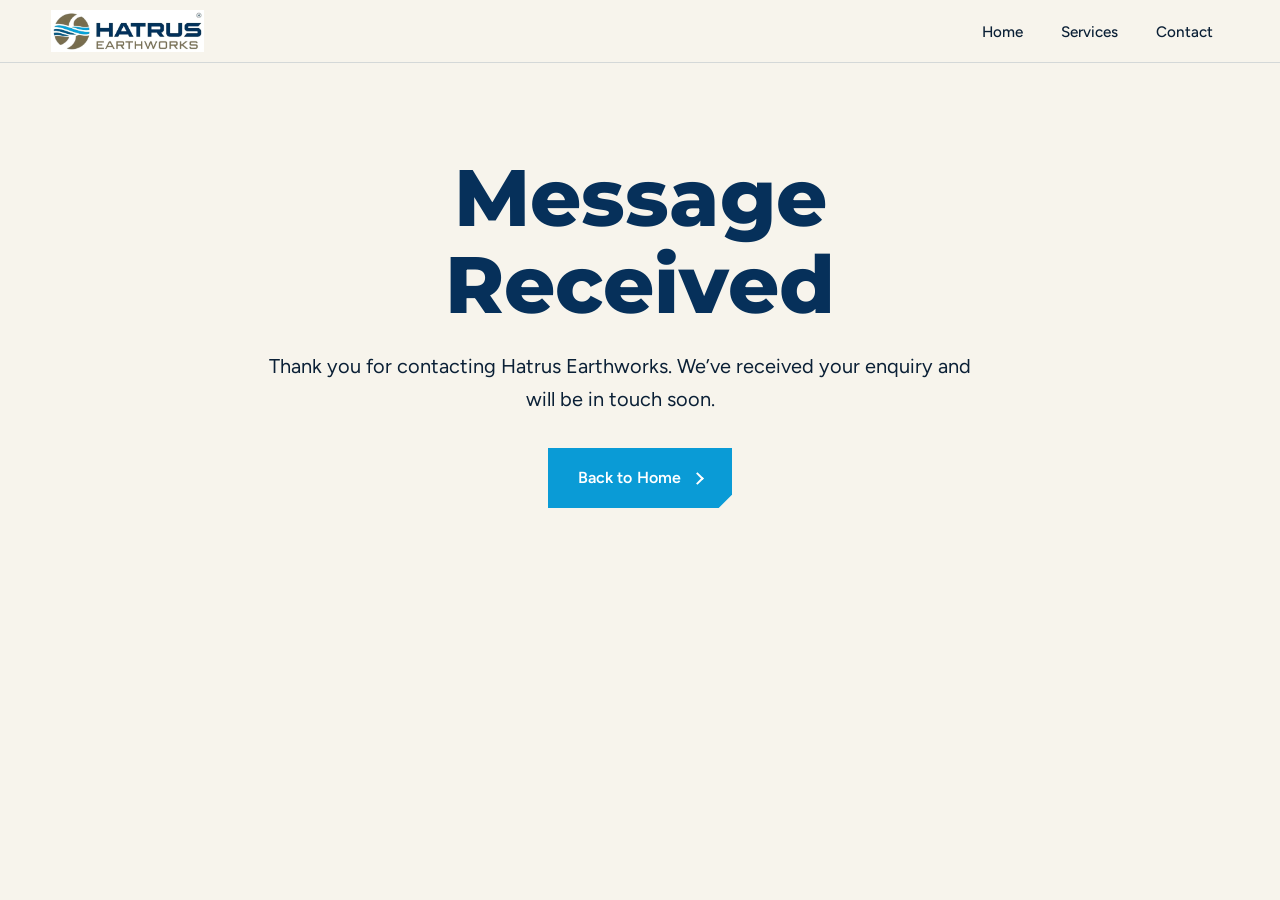
<file: message-received.html>
<!DOCTYPE html>
<html lang="en">
<head>
<meta charset="utf-8">
<meta name="viewport" content="width=device-width, initial-scale=1, viewport-fit=cover">
<title>Message Received | Hatrus Earthworks</title>
<meta name="description" content="Your enquiry has been received by Hatrus Earthworks.">
<meta name="theme-color" content="#031a33">
<link rel="preconnect" href="https://fonts.googleapis.com">
<link rel="preconnect" href="https://fonts.gstatic.com" crossorigin>
<link href="https://fonts.googleapis.com/css2?family=Montserrat:wght@400;600;800&family=Figtree:wght@400;500&display=swap" rel="stylesheet">
<link rel="icon" type="image/png" sizes="96x96" href="/favicon.png">
<link rel="stylesheet" href="assets/css/styles.css">
</head>
<body>
<nav aria-label="Main navigation">
<a class="logo" href="index.html" aria-label="Hatrus Earthworks home"><img src="images/hatrus-logo.webp" alt="Hatrus Earthworks"></a>
<ul><li><a href="index.html">Home</a></li><li><a href="services.html">Services</a></li><li><a href="contact.html">Contact</a></li></ul>
</nav>
<main>
<section class="s" style="min-height:75vh;display:grid;place-items:center;text-align:center;padding-top:120px">
<div class="w" style="max-width:760px">
<h1 style="font-size:clamp(2.5rem,7vw,5rem);margin:22px 0">Message Received</h1>
<p class="lead">Thank you for contacting Hatrus Earthworks. We’ve received your enquiry and will be in touch soon.</p>
<a class="btn" style="margin-top:32px" href="index.html">Back to Home <i></i></a>
</div>
</section>
</main>
</body>
</html>
</file>
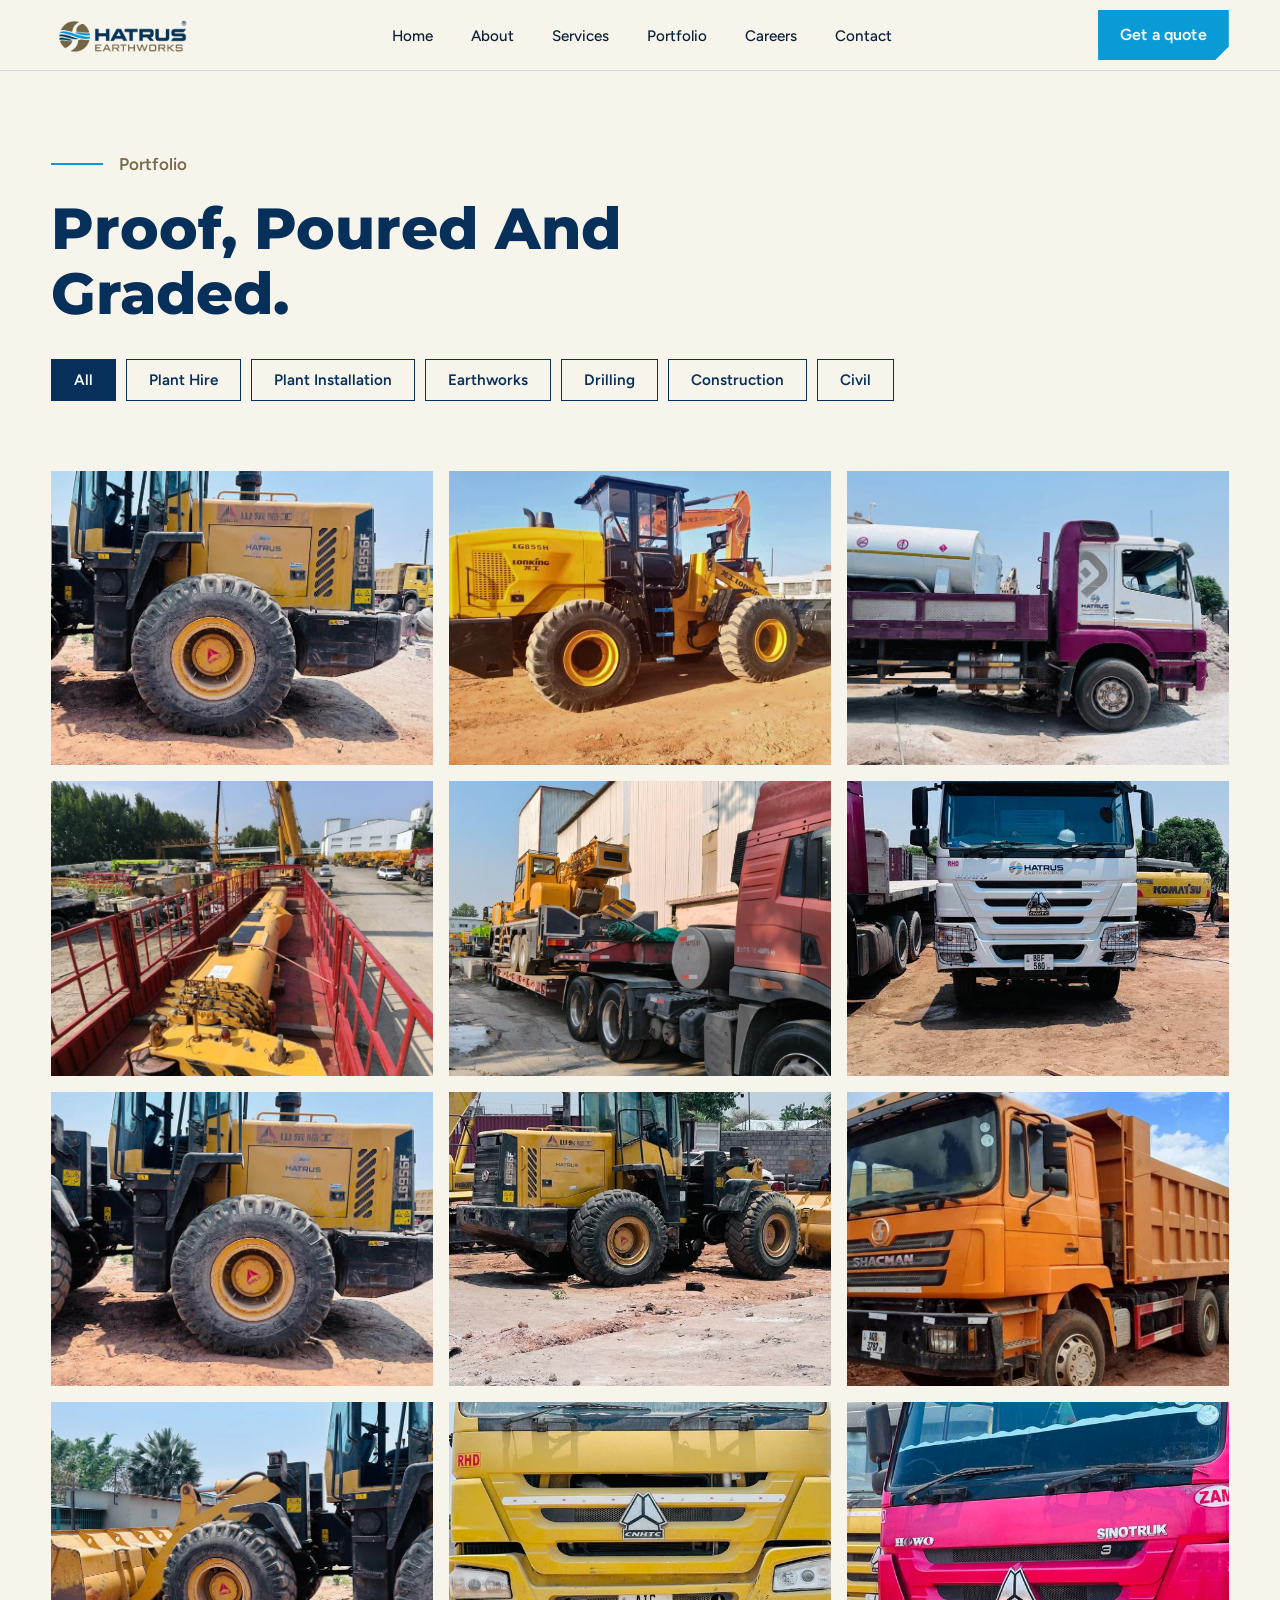
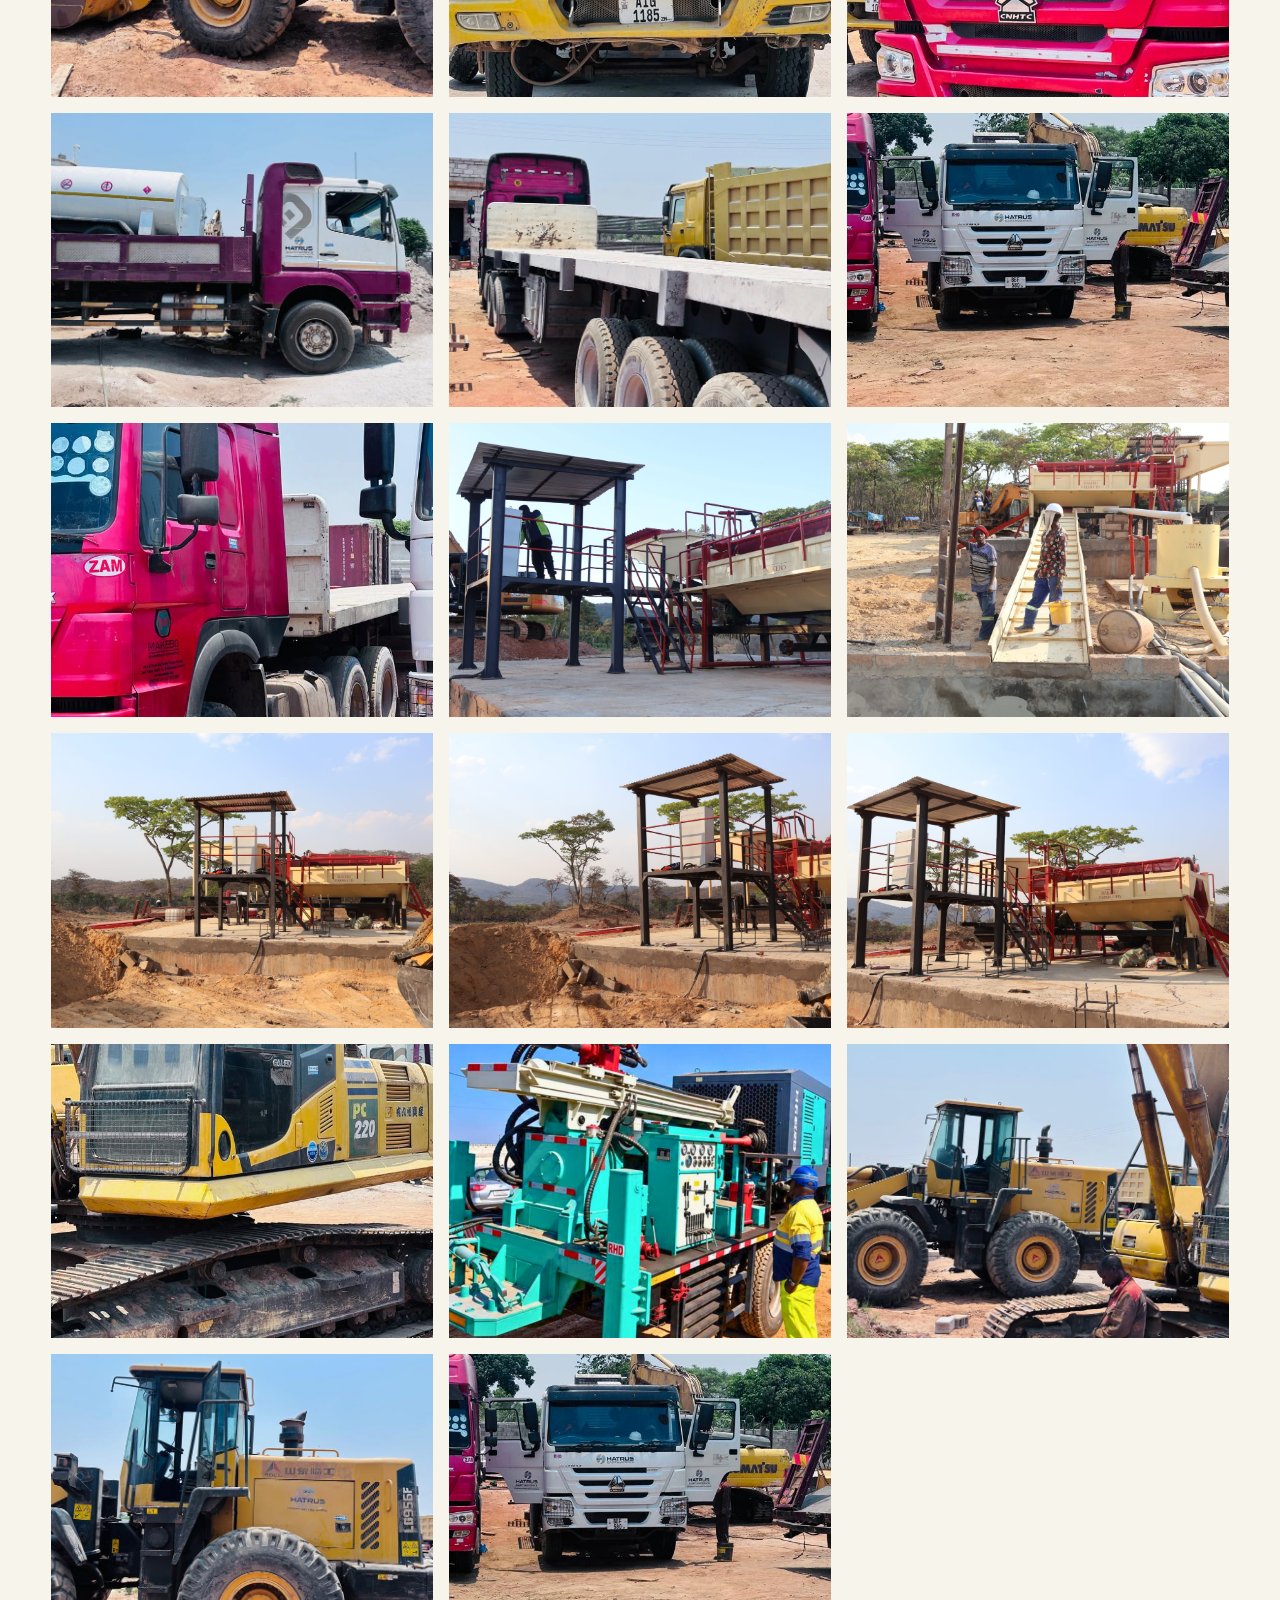
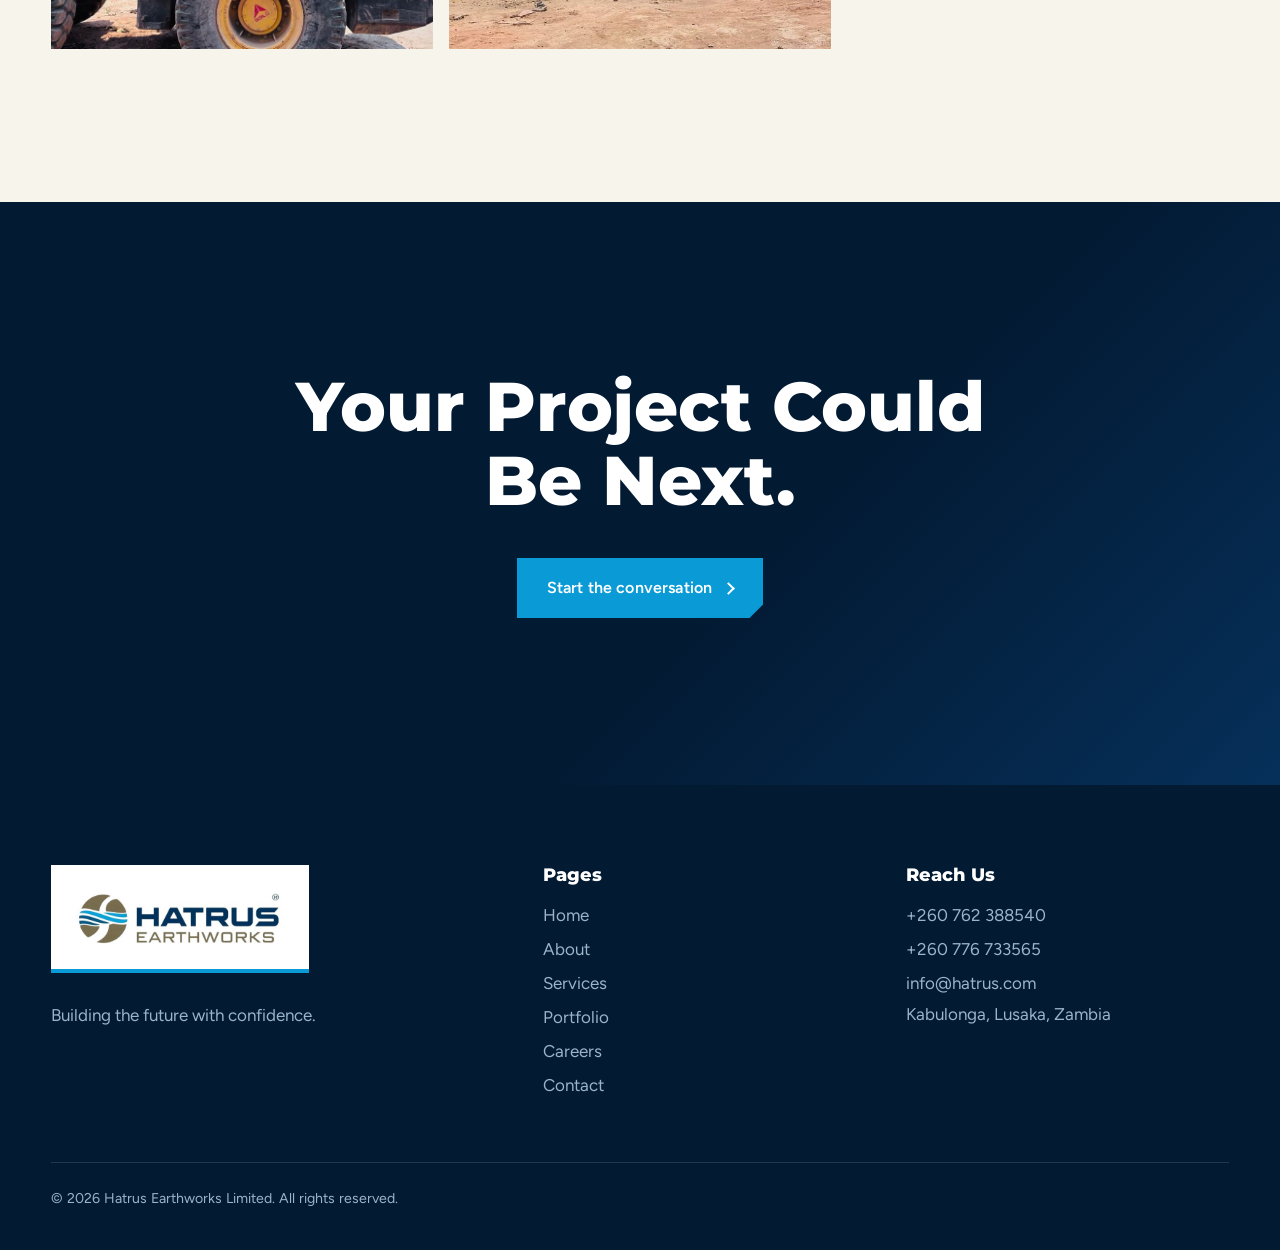
<file: portfolio.html>
<!DOCTYPE html>
<html lang="en"><head><meta charset="utf-8">
<meta name="viewport" content="width=device-width, initial-scale=1, viewport-fit=cover">
<title>Portfolio | Hatrus Earthworks</title>
<meta name="description" content="Hatrus Earthworks Limited is a Zambian earthworks, construction, borehole drilling and plant hire company in Lusaka. Roads, storm drains, buildings and water supply, delivered safely and on time.">
<meta name="keywords" content="earthworks Zambia, civil engineering Lusaka, borehole drilling Zambia, plant hire Lusaka, excavator hire, road construction Zambia, storm drains, construction company Lusaka, geophysical water survey, Hatrus Earthworks">
<meta property="og:title" content="Hatrus Earthworks | Building the Future with Confidence"><meta property="og:type" content="website"><meta name="theme-color" content="#031a33">
<link rel="icon" href="[data-uri]"><link rel="icon" type="image/webp" href="images/hatrus-mark.webp">
<link rel="preconnect" href="https://fonts.googleapis.com"><link rel="preconnect" href="https://fonts.gstatic.com" crossorigin>
<link href="https://fonts.googleapis.com/css2?family=Montserrat:wght@400;600;800&family=Figtree:wght@400;500&display=swap" rel="stylesheet">
<link rel="icon" type="image/png" sizes="96x96" href="/favicon.png">
<script type="application/ld+json">{"@context":"https://schema.org","@type":"GeneralContractor","name":"Hatrus Earthworks Limited","email":"info@hatrus.com","telephone":"+260762388540","address":{"@type":"PostalAddress","streetAddress":"Plot 6 Roan Rd, Selby Tower House 2nd Floor, Suite 12, Kabulonga","addressLocality":"Lusaka","addressCountry":"ZM"},"areaServed":"Zambia","makesOffer":["Earthworks","Civil construction","Borehole drilling","Plant hire","Road works"]}</script>
<script>if(new URLSearchParams(location.search).get("transition")==="1")document.documentElement.classList.add("transition-in");</script>
<link rel="stylesheet" href="assets/css/styles.css">
<script defer src="assets/js/site.js"></script>
</head><body>
<div id="bar"></div><div id="curtain" aria-hidden="true"><div class="hole"></div><div class="lg"><img src="[data-uri]" alt=""><svg viewBox="0 0 240 36"><path stroke="#0a9bd6" d="M0 8C40-4 80 20 120 8S200-4 240 8"/><path stroke="#06305a" d="M0 18C40 6 80 30 120 18S200 6 240 18"/><path stroke="#766a47" d="M0 28C40 16 80 40 120 28S200 16 240 28"/></svg><span id="nm"></span></div></div>
<div id="load" aria-hidden="true"><div class="hole"></div><div class="lg"><img src="[data-uri]" alt=""><svg viewBox="0 0 240 36"><path stroke="#0a9bd6" d="M0 8C40-4 80 20 120 8S200-4 240 8"/><path stroke="#06305a" d="M0 18C40 6 80 30 120 18S200 6 240 18"/><path stroke="#766a47" d="M0 28C40 16 80 40 120 28S200 16 240 28"/></svg><div class="wm"><b>HATRUS</b><i>EARTHWORKS</i></div><span class="tl">Building the future with confidence</span><div class="pb"><i id="pi"></i></div><b id="pc">0%</b></div></div>
<nav aria-label="Main"><a class="logo" href="index.html" aria-label="Hatrus Earthworks home"><img src="[data-uri]" alt="Hatrus Earthworks logo"></a>
<ul id="menu"><li><a href="index.html">Home</a></li><li><a href="about.html">About</a></li><li><a href="services.html">Services</a></li><li><a href="portfolio.html">Portfolio</a></li><li><a href="careers.html">Careers</a></li><li><a href="contact.html">Contact</a></li><li class="mobile-quote"><a class="btn sm" href="contact.html">Get a quote <i></i></a></li></ul>
<a class="btn sm" href="contact.html">Get a quote</a><button id="burger" aria-label="Menu">Menu</button></nav>
<main>
<div class="w pg"><span class="tag">Portfolio</span><h1>Proof, poured and graded.</h1><div class="chips" id="chips"></div></div>
<section class="s" style="padding-top:20px"><div class="w"><div class="gal" id="gal"></div></div></section>
<div class="cta"><div class="w"><h2>Your project could be next.</h2><a class="btn" href="contact.html">Start the conversation <i></i></a></div></div>
</main>
<footer><div class="w g"><div><div class="tile"><img src="[data-uri]" alt="Hatrus Earthworks" style="height:64px"></div><p>Building the future with confidence.</p></div><div><h3>Pages</h3><a href="index.html">Home</a><a href="about.html">About</a><a href="services.html">Services</a><a href="portfolio.html">Portfolio</a><a href="careers.html">Careers</a><a href="contact.html">Contact</a></div><div><h3>Reach us</h3><a href="tel:+260762388540">+260 762 388540</a><a href="tel:+260776733565">+260 776 733565</a><a href="mailto:info@hatrus.com">info@hatrus.com</a><p>Kabulonga, Lusaka, Zambia</p></div></div><div class="w"><small>© 2026 Hatrus Earthworks Limited. All rights reserved.</small></div></footer>
<button id="top" aria-label="Back to top"><svg viewBox="0 0 56 56" aria-hidden="true"><rect x="1.5" y="1.5" width="53" height="53" stroke="rgba(255,255,255,.22)"/><rect id="ring" x="1.5" y="1.5" width="53" height="53" stroke="#0a9bd6" stroke-dasharray="212" stroke-dashoffset="212"/></svg><i></i></button>
</body></html>
</file>
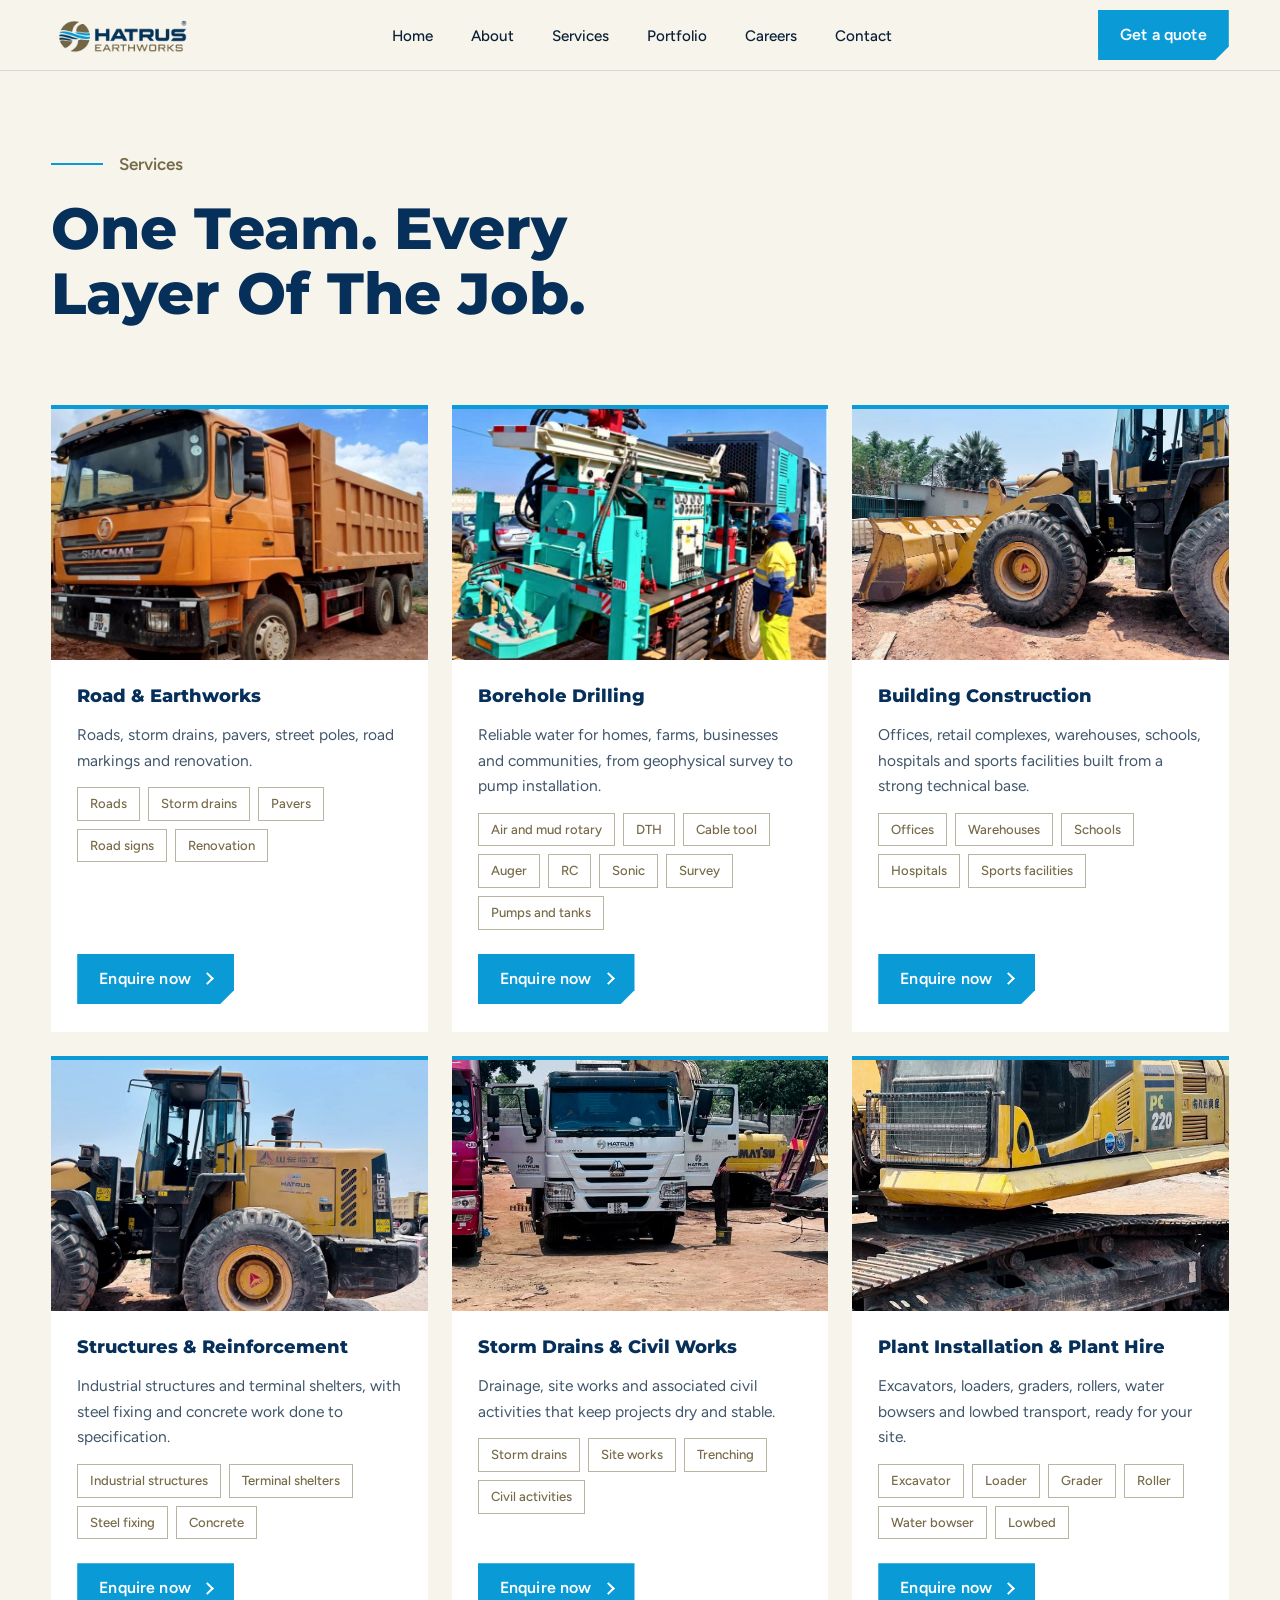
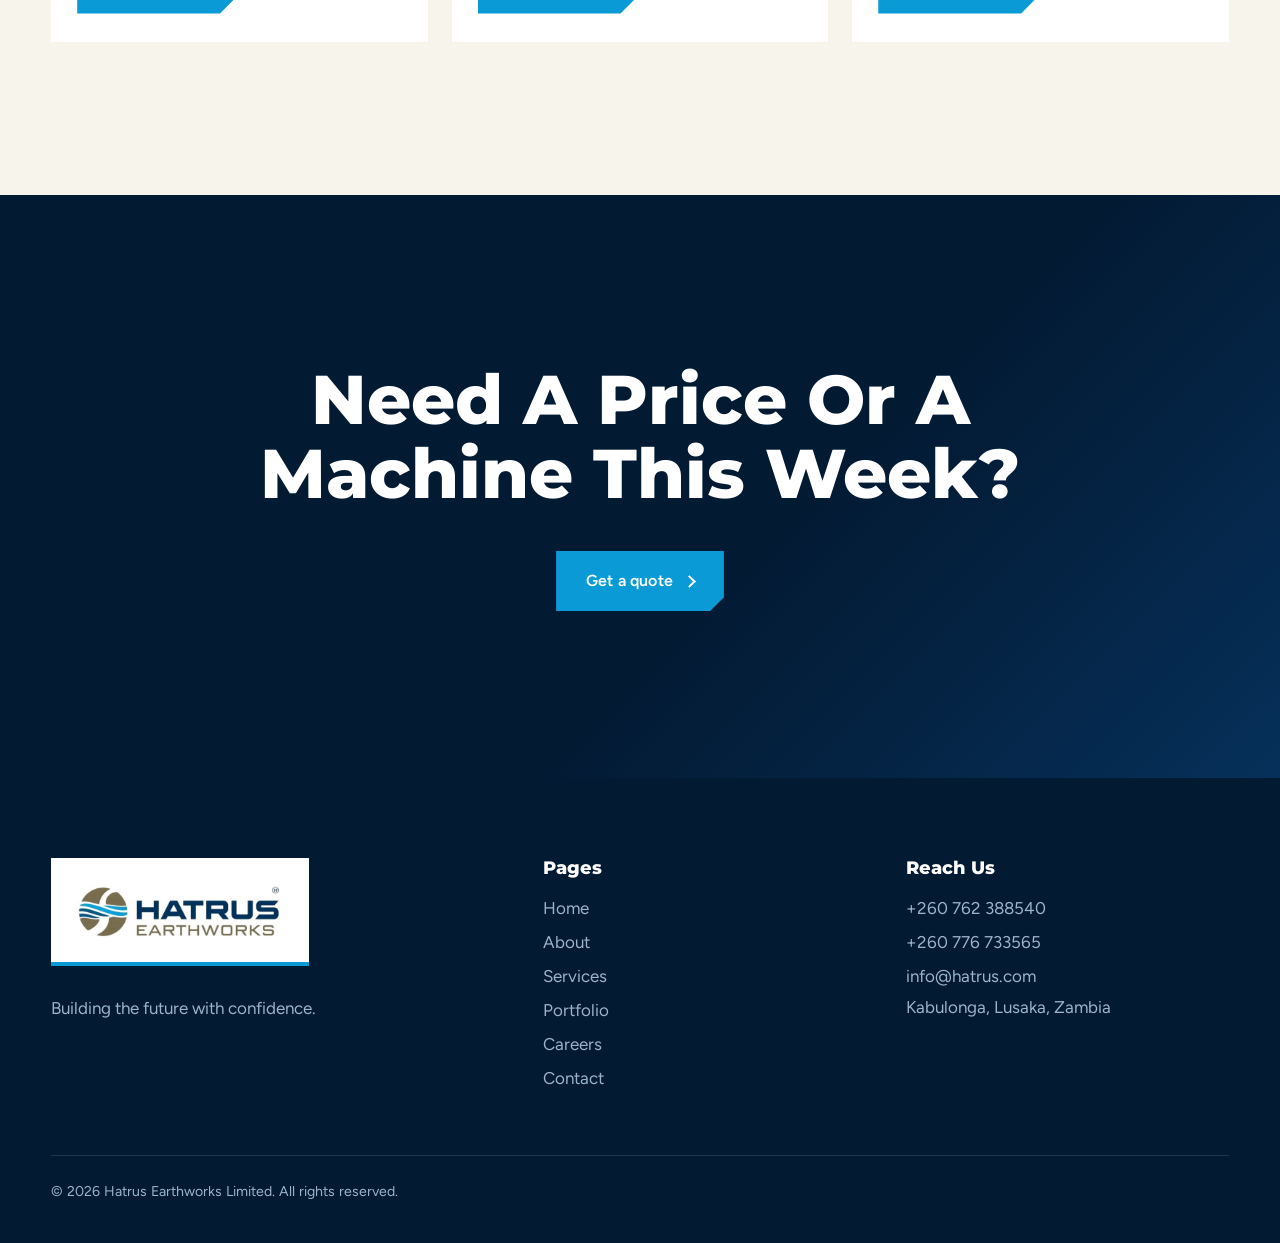
<file: services.html>
<!DOCTYPE html>
<html lang="en"><head><meta charset="utf-8">
<meta name="viewport" content="width=device-width, initial-scale=1, viewport-fit=cover">
<title>Services | Hatrus Earthworks</title>
<meta name="description" content="Hatrus Earthworks Limited is a Zambian earthworks, construction, borehole drilling and plant hire company in Lusaka. Roads, storm drains, buildings and water supply, delivered safely and on time.">
<meta name="keywords" content="earthworks Zambia, civil engineering Lusaka, borehole drilling Zambia, plant hire Lusaka, excavator hire, road construction Zambia, storm drains, construction company Lusaka, geophysical water survey, Hatrus Earthworks">
<meta property="og:title" content="Hatrus Earthworks | Building the Future with Confidence"><meta property="og:type" content="website"><meta name="theme-color" content="#031a33">
<link rel="icon" href="[data-uri]"><link rel="icon" type="image/webp" href="images/hatrus-mark.webp">
<link rel="preconnect" href="https://fonts.googleapis.com"><link rel="preconnect" href="https://fonts.gstatic.com" crossorigin>
<link href="https://fonts.googleapis.com/css2?family=Montserrat:wght@400;600;800&family=Figtree:wght@400;500&display=swap" rel="stylesheet">
<link rel="icon" type="image/png" sizes="96x96" href="/favicon.png">
<script type="application/ld+json">{"@context":"https://schema.org","@type":"GeneralContractor","name":"Hatrus Earthworks Limited","email":"info@hatrus.com","telephone":"+260762388540","address":{"@type":"PostalAddress","streetAddress":"Plot 6 Roan Rd, Selby Tower House 2nd Floor, Suite 12, Kabulonga","addressLocality":"Lusaka","addressCountry":"ZM"},"areaServed":"Zambia","makesOffer":["Earthworks","Civil construction","Borehole drilling","Plant hire","Road works"]}</script>
<script>if(new URLSearchParams(location.search).get("transition")==="1")document.documentElement.classList.add("transition-in");</script>
<link rel="stylesheet" href="assets/css/styles.css">
<script defer src="assets/js/site.js"></script>
</head><body>
<div id="bar"></div><div id="curtain" aria-hidden="true"><div class="hole"></div><div class="lg"><img src="[data-uri]" alt=""><svg viewBox="0 0 240 36"><path stroke="#0a9bd6" d="M0 8C40-4 80 20 120 8S200-4 240 8"/><path stroke="#06305a" d="M0 18C40 6 80 30 120 18S200 6 240 18"/><path stroke="#766a47" d="M0 28C40 16 80 40 120 28S200 16 240 28"/></svg><span id="nm"></span></div></div>
<div id="load" aria-hidden="true"><div class="hole"></div><div class="lg"><img src="[data-uri]" alt=""><svg viewBox="0 0 240 36"><path stroke="#0a9bd6" d="M0 8C40-4 80 20 120 8S200-4 240 8"/><path stroke="#06305a" d="M0 18C40 6 80 30 120 18S200 6 240 18"/><path stroke="#766a47" d="M0 28C40 16 80 40 120 28S200 16 240 28"/></svg><div class="wm"><b>HATRUS</b><i>EARTHWORKS</i></div><span class="tl">Building the future with confidence</span><div class="pb"><i id="pi"></i></div><b id="pc">0%</b></div></div>
<nav aria-label="Main"><a class="logo" href="index.html" aria-label="Hatrus Earthworks home"><img src="[data-uri]" alt="Hatrus Earthworks logo"></a>
<ul id="menu"><li><a href="index.html">Home</a></li><li><a href="about.html">About</a></li><li><a href="services.html">Services</a></li><li><a href="portfolio.html">Portfolio</a></li><li><a href="careers.html">Careers</a></li><li><a href="contact.html">Contact</a></li><li class="mobile-quote"><a class="btn sm" href="contact.html">Get a quote <i></i></a></li></ul>
<a class="btn sm" href="contact.html">Get a quote</a><button id="burger" aria-label="Menu">Menu</button></nav>
<main>
<div class="w pg"><span class="tag">Services</span><h1>One team. Every layer of the job.</h1></div>
<section class="s" style="padding-top:80px"><div class="w" id="svcFull"></div></section>
<div class="cta"><div class="w"><h2>Need a price or a machine this week?</h2><a class="btn" href="contact.html">Get a quote <i></i></a></div></div>
</main>
<footer><div class="w g"><div><div class="tile"><img src="[data-uri]" alt="Hatrus Earthworks" style="height:64px"></div><p>Building the future with confidence.</p></div><div><h3>Pages</h3><a href="index.html">Home</a><a href="about.html">About</a><a href="services.html">Services</a><a href="portfolio.html">Portfolio</a><a href="careers.html">Careers</a><a href="contact.html">Contact</a></div><div><h3>Reach us</h3><a href="tel:+260762388540">+260 762 388540</a><a href="tel:+260776733565">+260 776 733565</a><a href="mailto:info@hatrus.com">info@hatrus.com</a><p>Kabulonga, Lusaka, Zambia</p></div></div><div class="w"><small>© 2026 Hatrus Earthworks Limited. All rights reserved.</small></div></footer>
<button id="top" aria-label="Back to top"><svg viewBox="0 0 56 56" aria-hidden="true"><rect x="1.5" y="1.5" width="53" height="53" stroke="rgba(255,255,255,.22)"/><rect id="ring" x="1.5" y="1.5" width="53" height="53" stroke="#0a9bd6" stroke-dasharray="212" stroke-dashoffset="212"/></svg><i></i></button>
</body></html>
</file>
<file: assets/css/styles.css>
:root{--navy:#06305a;--deep:#031a33;--cyan:#0a9bd6;--earth:#766a47;--sand:#ece4d2;--paper:#f7f4ec;--ink:#0b2036;--r:28px;--ease:cubic-bezier(.77,0,.18,1);box-sizing:border-box;padding-top:env(safe-area-inset-top,0px);padding-bottom:env(safe-area-inset-bottom,0px)}
:root[data-theme=x]{}
*,*:before,*:after{box-sizing:inherit;margin:0}
html{scroll-behavior:smooth;scroll-padding-top:90px}
body{font:400 17px/1.65 Figtree,system-ui,sans-serif;background:var(--paper);color:var(--ink);overflow-x:hidden}
h1,h2,h3{font-family:'Montserrat',Figtree,sans-serif;line-height:1;letter-spacing:-.035em;font-weight:800;color:var(--navy)}
h1{font-size:clamp(3rem,9vw,8.4rem)}h2{font-size:clamp(2.2rem,5.4vw,4.6rem)}h3{font-size:1.5rem;letter-spacing:-.02em}
a{color:inherit;text-decoration:none}img{display:block;max-width:100%}
:focus-visible{outline:3px solid var(--cyan);outline-offset:3px}
.w{width:min(1240px,92vw);margin:auto}
/* nav */
nav{position:fixed;left:0;right:0;top:env(safe-area-inset-top,0px);z-index:50;margin:14px auto;width:min(1240px,94vw);display:flex;align-items:center;justify-content:space-between;padding:8px 12px 8px 22px;border-radius:99px;background:rgba(247,244,236,.82);backdrop-filter:blur(16px);box-shadow:0 8px 40px rgba(3,26,51,.18)}
nav .logo img{height:40px}nav ul{display:flex;gap:6px;list-style:none;padding:0}
nav ul a{padding:10px 16px;border-radius:99px;font-weight:500;font-size:.95rem;transition:.3s}nav ul a:hover,nav ul a.on{background:var(--navy);color:#fff}
.btn{display:inline-flex;align-items:center;gap:12px;padding:16px 28px;border-radius:99px;background:var(--cyan);color:#fff;font-weight:500;border:0;cursor:pointer;font-size:1rem;font-family:inherit;position:relative;overflow:hidden;transition:transform .4s var(--ease),box-shadow .4s}
.btn:hover{transform:translateY(-3px);box-shadow:0 14px 34px rgba(10,155,214,.45)}
.btn.ghost{background:transparent;border:1.5px solid currentColor}.btn.sm{padding:11px 22px}
.btn i{width:9px;height:9px;border-right:2px solid;border-top:2px solid;transform:rotate(45deg)}
#burger{display:none;background:var(--navy);color:#fff;border:0;border-radius:99px;padding:11px 18px;font:inherit}
/* pages */
.page{display:none;min-height:100vh}.page.on{display:block}
#curtain{position:fixed;inset:0;z-index:90;pointer-events:none;display:flex;flex-direction:column}
#curtain b{flex:1;transform:translateX(-101%)}#curtain b:nth-child(1){background:var(--cyan)}#curtain b:nth-child(2){background:var(--navy)}#curtain b:nth-child(3){background:var(--earth)}#curtain b:nth-child(4){background:var(--deep)}
#curtain.go b{animation:cv 1s var(--ease) both}#curtain.go b:nth-child(2){animation-delay:.06s}#curtain.go b:nth-child(3){animation-delay:.12s}#curtain.go b:nth-child(4){animation-delay:.18s}
@keyframes cv{0%{transform:translateX(-101%)}45%,55%{transform:translateX(0)}100%{transform:translateX(101%)}}
#load{position:fixed;inset:0;z-index:100;background:var(--paper);display:grid;place-items:center;transition:transform 1s var(--ease)}
#load img{width:110px;animation:spin 2.2s var(--ease) infinite}#load.out{transform:translateY(-101%)}
@keyframes spin{to{transform:rotate(360deg)}}
/* hero */
.hero{background:var(--deep);color:#fff;position:relative;overflow:hidden;padding:170px 0 90px;min-height:100vh;display:flex;align-items:center}
.hero h1{color:#fff;max-width:9.5em}.hero h1 span{display:block;overflow:hidden;padding-bottom:.08em}.hero h1 em{display:block;font-style:normal;transform:translateY(110%);animation:up 1.1s var(--ease) forwards}
.hero h1 span:nth-child(2) em{animation-delay:.12s;color:var(--cyan)}.hero h1 span:nth-child(3) em{animation-delay:.24s;color:#cdbf94}
@keyframes up{to{transform:none}}
.hero p{max-width:34em;margin:32px 0;color:#b9c9d9;font-size:1.15rem}.hero .row{display:flex;gap:14px;flex-wrap:wrap}
.orb{position:absolute;right:-6vw;top:50%;width:min(52vw,720px);aspect-ratio:1;translate:0 -46%;border-radius:50%;overflow:hidden;box-shadow:0 0 0 18px rgba(10,155,214,.12),0 0 0 60px rgba(118,106,71,.12)}
.orb img{width:100%;height:100%;object-fit:cover;scale:1.15}
.waves{position:absolute;left:0;bottom:0;width:200%;height:220px;opacity:.9;animation:drift 22s linear infinite}
.waves path{fill:none;stroke-width:2.5}@keyframes drift{to{transform:translateX(-50%)}}
.scroll{position:absolute;bottom:34px;left:4vw;font-size:.8rem;color:#8fa6bc;display:flex;gap:12px;align-items:center}.scroll:after{content:"";width:60px;height:1px;background:var(--cyan)}
/* sections */
section.s{padding:clamp(80px,12vw,160px) 0}.dark{background:var(--navy);color:#dbe6f0}.dark h2,.dark h3{color:#fff}.sandbg{background:var(--sand)}
.lead{font-size:1.25rem;max-width:36em}.tag{font-weight:500;color:var(--earth);margin-bottom:18px;display:block}
.mq{background:var(--cyan);color:#fff;overflow:hidden;white-space:nowrap;padding:22px 0;font:800 clamp(1.4rem,3vw,2.4rem)/1 'Montserrat',sans-serif;letter-spacing:-.02em}
.mq div{display:inline-block;animation:mq 30s linear infinite}.mq span{margin:0 28px;opacity:.55}@keyframes mq{to{transform:translateX(-50%)}}
.two{display:grid;grid-template-columns:1.1fr 1fr;gap:clamp(30px,6vw,100px);align-items:center}
.stats{display:grid;grid-template-columns:repeat(3,1fr);gap:20px;margin-top:50px}.stats b{display:block;font:800 clamp(2.6rem,6vw,5rem)/1 'Montserrat',sans-serif;color:var(--cyan);letter-spacing:-.04em}.stats small{color:var(--earth);font-size:.95rem}
.ph{border-radius:var(--r);overflow:hidden;position:relative;background:var(--deep)}.ph img{width:100%;height:100%;object-fit:cover;transition:transform 1.4s var(--ease)}.ph:hover img{transform:scale(1.07)}
.excavator-card img{object-position:center 60%}
.arch{border-radius:999px 999px var(--r) var(--r);aspect-ratio:3/4}
.rv{clip-path:inset(0 0 100% 0);transition:clip-path 1.3s var(--ease)}.rv.in{clip-path:inset(0)}
.fd{opacity:0;transform:translateY(34px);transition:1s var(--ease)}.fd.in{opacity:1;transform:none}
.svc{display:grid;grid-template-columns:repeat(auto-fit,minmax(280px,1fr));gap:22px;margin-top:60px}
.svc#svcHome{grid-template-columns:repeat(2,minmax(0,1fr))}
#svcHome .card .ph{aspect-ratio:16/7}
#svcHome .card .t{padding:18px 20px 22px}
#svcHome .card h3{font-size:1.25rem}
#svcHome .card ul{margin-top:10px;gap:6px}
#svcHome .card li{font-size:.76rem;padding:4px 9px}
.card{border-radius:var(--r);background:#fff;overflow:hidden;display:flex;flex-direction:column;transition:transform .6s var(--ease),box-shadow .6s;box-shadow:0 2px 0 rgba(6,48,90,.06)}.card:hover{transform:translateY(-10px);box-shadow:0 30px 60px rgba(6,48,90,.18)}
.card .ph{border-radius:0;aspect-ratio:4/3}.card div.t{padding:26px 28px 32px}.card p{margin-top:10px;color:#41566b;font-size:.97rem}
.card ul{list-style:none;padding:0;margin-top:14px;display:flex;flex-wrap:wrap;gap:8px}.card li{font-size:.82rem;padding:5px 12px;border-radius:99px;background:var(--sand);color:var(--earth);font-weight:500}
.srow{display:grid;grid-template-columns:1fr 1fr;gap:clamp(24px,5vw,80px);align-items:center;margin-bottom:clamp(60px,9vw,130px)}.srow:nth-child(even) .ph{order:2}.srow .ph{aspect-ratio:5/4}
.srow ul{margin:20px 0 28px;padding:0;list-style:none;columns:2;gap:20px}.srow li{padding:9px 0;border-bottom:1px solid rgba(6,48,90,.15);break-inside:avoid;font-size:.97rem}
.vals{display:grid;grid-template-columns:repeat(auto-fit,minmax(250px,1fr));gap:2px;margin-top:50px;background:rgba(255,255,255,.18);border-radius:var(--r);overflow:hidden}.vals div{background:var(--navy);padding:34px 30px;transition:background .4s}.vals div:hover{background:var(--deep)}.vals p{font-size:.95rem;color:#a9bdd0;margin-top:10px}
.certs h2{font-size:clamp(2rem,4.5vw,3.5rem);margin-top:8px}.cert-carousel{display:flex;align-items:center;gap:16px;margin-top:36px}.cert-window{overflow:hidden;flex:1;min-width:0}.cert-track{display:flex;gap:18px;width:100%;transition:transform .45s ease}.cert-logo{flex:0 0 calc((100% - 36px)/3);height:116px;padding:16px 22px;background:#fff;border:1px solid rgba(6,48,90,.1);display:flex;align-items:center;justify-content:center;overflow:hidden}.cert-logo img{display:block;width:auto;height:auto;max-width:100%;max-height:100%;object-fit:contain}.cert-arrow{width:38px;height:38px;flex:none;border:1px solid rgba(6,48,90,.25);border-radius:50%;background:#fff;color:var(--navy);font:500 1.35rem/1 Figtree,sans-serif;cursor:pointer;transition:background .2s,color .2s}.cert-arrow:hover{background:var(--navy);color:#fff}.cert-dots{display:flex;justify-content:center;gap:9px;margin-top:20px}.cert-dot{width:8px;height:8px;padding:0;border:0;border-radius:50%;background:rgba(6,48,90,.25);cursor:pointer}.cert-dot[aria-current="true"]{background:var(--cyan);transform:scale(1.2)}
@media(max-width:620px){.cert-carousel{gap:8px}.cert-arrow{width:30px;height:30px}.cert-logo{height:88px;padding:8px}}
.mvv{display:grid;grid-template-columns:repeat(auto-fit,minmax(260px,1fr));gap:22px;margin-top:50px}.mvv div{background:#fff;border-radius:var(--r);padding:34px}.mvv h3{color:var(--earth);margin-bottom:12px}
.gal{columns:3 280px;column-gap:20px;margin-top:50px}.gal figure{break-inside:avoid;margin-bottom:20px;position:relative;border-radius:var(--r);overflow:hidden}.gal img{width:100%;transition:transform 1.4s var(--ease)}.gal figure:hover img{transform:scale(1.06)}
.gal figcaption{position:absolute;left:0;right:0;bottom:0;padding:60px 24px 22px;background:linear-gradient(transparent,rgba(3,26,51,.88));color:#fff;transform:translateY(40%);opacity:0;transition:.6s var(--ease)}.gal figure:hover figcaption{transform:none;opacity:1}.gal figcaption b{font:800 1.3rem 'Montserrat',sans-serif;display:block}
.chips{display:flex;gap:10px;flex-wrap:wrap;margin-top:34px}.chips button{border:1.5px solid var(--navy);background:none;color:var(--navy);padding:9px 20px;border-radius:99px;font:500 .95rem Figtree;cursor:pointer;transition:.3s}.chips button.on,.chips button:hover{background:var(--navy);color:#fff}
.cta{background:var(--deep);color:#fff;text-align:center;padding:clamp(90px,13vw,170px) 0;position:relative;overflow:hidden}.cta h2{color:#fff;max-width:11em;margin:0 auto 34px}.cta:before{content:"";position:absolute;inset:auto -10% -55% -10%;height:100%;border-radius:50%;background:radial-gradient(closest-side,rgba(10,155,214,.4),transparent)}
.cta>*{position:relative}
form{display:grid;gap:18px}label{display:grid;gap:6px;font-weight:500;font-size:.92rem}input,select,textarea{font:inherit;padding:16px 18px;border-radius:16px;border:1.5px solid rgba(6,48,90,.2);background:#fff;color:var(--ink);transition:.3s}input:focus,select:focus,textarea:focus{border-color:var(--cyan);outline:0;box-shadow:0 0 0 4px rgba(10,155,214,.18)}
.info a{display:block;font:800 clamp(1.3rem,2.4vw,1.9rem)/1.3 'Montserrat',sans-serif;color:var(--navy);letter-spacing:-.02em;transition:color .3s}.info a:hover{color:var(--cyan)}.info small{display:block;color:var(--earth);margin:26px 0 4px}
.tile{background:#fff;border-radius:var(--r);padding:20px;display:inline-block;margin-top:34px}.tile img{height:84px}
.pg{padding-top:150px}.pg h1{font-size:clamp(2.8rem,8vw,7rem);max-width:10em}
footer{background:var(--deep);color:#9db3c8;padding:80px 0 40px}footer .g{display:grid;grid-template-columns:1.4fr 1fr 1fr;gap:40px}footer h3{color:#fff;font-size:1.1rem;margin-bottom:14px}footer a{display:block;padding:3px 0;transition:color .3s}footer a:hover{color:var(--cyan)}footer .tile{margin:0 0 20px}footer small{display:block;margin-top:60px;border-top:1px solid rgba(255,255,255,.12);padding-top:24px}
#top{position:fixed;right:22px;bottom:calc(22px + env(safe-area-inset-bottom,0px));z-index:60;width:58px;height:58px;border-radius:50%;border:0;background:var(--navy);color:#fff;cursor:pointer;opacity:0;pointer-events:none;transform:translateY(20px);transition:.5s var(--ease);display:grid;place-items:center}#top.show{opacity:1;pointer-events:auto;transform:none}#top:hover{background:var(--cyan)}
#top svg{position:absolute;inset:0;rotate:-90deg}#top circle{fill:none;stroke-width:3}#top i{width:12px;height:12px;border-left:2.5px solid;border-top:2.5px solid;transform:translateY(3px) rotate(45deg)}
#bar{position:fixed;top:0;left:0;height:4px;width:0;background:linear-gradient(90deg,var(--cyan),var(--earth));z-index:95}
@media(max-width:860px){#burger{display:block}nav ul{position:absolute;top:70px;left:0;right:0;flex-direction:column;background:var(--paper);border-radius:var(--r);padding:14px;display:none;box-shadow:0 20px 50px rgba(3,26,51,.25)}nav ul.open{display:flex}nav .btn.sm{display:none}.orb{position:relative;right:auto;translate:none;width:80vw;margin:50px auto 0}.hero{display:block;padding-top:130px}.two,.srow,footer .g{grid-template-columns:1fr}.srow:nth-child(even) .ph{order:0}.srow ul{columns:1}.scroll{display:none}}
@media(prefers-reduced-motion:reduce){*,*:before{animation-duration:.01s!important;transition-duration:.01s!important}.rv{clip-path:none}.fd{opacity:1;transform:none}.hero h1 em{transform:none}html{scroll-behavior:auto}}

/* ---- v2: industrial editorial ---- */
:root{--r:0px;--ease:cubic-bezier(.65,0,.25,1)}
body{font-size:17px}
h1,h2{letter-spacing:-.045em}
nav{margin:0;width:100%;left:0;border-radius:0;padding:10px max(4vw,calc((100vw - 1240px)/2));background:rgba(247,244,236,.92);box-shadow:none;border-bottom:1px solid rgba(6,48,90,.14)}
nav .logo img{height:42px}
nav ul a{border-radius:0;padding:12px 16px}nav ul a:hover,nav ul a.on{background:none;color:var(--navy);box-shadow:inset 0 -3px var(--cyan)}
.btn{border-radius:0;padding:17px 30px;font-weight:600;letter-spacing:.01em;clip-path:polygon(0 0,100% 0,100% calc(100% - 14px),calc(100% - 14px) 100%,0 100%);transition:background .4s var(--ease),transform .4s var(--ease)}
.btn:hover{transform:none;box-shadow:none;background:var(--navy)}.btn.ghost{clip-path:none;border-radius:0}.btn.ghost:hover{background:#fff;color:var(--deep)}
.cta .btn:hover,.dark .btn:hover,.hero .btn:hover{background:#fff;color:var(--deep)}
.btn.sm{padding:12px 22px}#burger{border-radius:0}
.btn i{transition:transform .4s var(--ease)}.btn:hover i{transform:translateX(5px) rotate(45deg)}
.tag{display:flex;align-items:center;gap:16px;font-weight:600;color:var(--earth)}.tag:before{content:"";width:52px;height:2px;background:var(--cyan)}
/* hero: architectural split */

.hero h1{font-size:clamp(3rem,7.6vw,7.4rem);max-width:7em}
.orb{top:0;bottom:0;right:0;width:50vw;aspect-ratio:auto;translate:none;border-radius:0;box-shadow:none;clip-path:polygon(18% 0,100% 0,100% 100%,0 100%)}
.orb:after{content:"";position:absolute;inset:0;background:linear-gradient(90deg,rgba(3,26,51,.85),rgba(3,26,51,.1) 55%),linear-gradient(0deg,rgba(3,26,51,.6),transparent 40%)}
.orb img{scale:1.2;filter:saturate(.9) contrast(1.05)}
.waves{opacity:.55;height:160px;animation-duration:50s;z-index:2}.scroll{z-index:3}
.hero p{max-width:30em}
/* imagery: rectangular, cinematic */
.ph{border-radius:0}.ph img{filter:saturate(.88) contrast(1.06);transition:transform 1.8s var(--ease)}.ph:hover img,.gal figure:hover img{transform:scale(1.04)}
.ph:after{content:"";position:absolute;inset:0;background:linear-gradient(0deg,rgba(3,26,51,.35),transparent 55%);pointer-events:none}
.arch{border-radius:0;aspect-ratio:4/5;overflow:visible;background:none}.arch img{position:relative;z-index:1}
.arch:before{content:"";position:absolute;inset:26px -26px -26px 26px;border:2px solid var(--cyan);z-index:0}.arch:after{display:none}
.rv{clip-path:inset(0 100% 0 0);transition:clip-path 1.5s var(--ease)}.rv.in{clip-path:inset(0)}.arch.rv{clip-path:none;opacity:0;transition:opacity 1.2s var(--ease)}.arch.rv.in{opacity:1}
.fd{transform:translateY(20px);transition:opacity 1s var(--ease),transform 1s var(--ease)}
.mq{animation:none;font-size:clamp(1.2rem,2.4vw,1.9rem);background:var(--navy);color:#fff;border-top:3px solid var(--cyan);padding:26px 0}.mq div{animation-duration:70s}
.stats>div{border-left:2px solid var(--cyan);padding-left:18px}
/* cards, panels */
.card{border-radius:0;box-shadow:none;border-top:4px solid var(--cyan);position:relative}.card:hover{transform:none;box-shadow:none}
.card:after{content:"";position:absolute;left:0;bottom:0;height:4px;width:0;background:var(--earth);transition:width .8s var(--ease)}.card:hover:after{width:100%}
.card li,.chips button{border-radius:0}.card li{background:none;border:1px solid rgba(118,106,71,.5)}
.vals{border-radius:0;background:rgba(255,255,255,.14);gap:1px}.vals div{padding:40px 30px;transition:background .6s var(--ease)}
.mvv div{border-radius:0;border-left:4px solid var(--cyan)}
.srow .ph{aspect-ratio:3/2}.srow li{padding:11px 0 11px 18px;position:relative}.srow li:before{content:"";position:absolute;left:0;top:50%;width:8px;height:2px;background:var(--cyan)}
.gal{columns:3 280px;column-gap:16px}.gal figure{border-radius:0;margin-bottom:16px}
.gal figcaption{transform:none;opacity:0;transition:opacity .7s var(--ease);border-left:4px solid var(--cyan);padding:50px 20px 20px}.gal figure:hover figcaption{opacity:1}
.chips button{padding:11px 22px;font-weight:600}
input,select,textarea{border-radius:0;border-width:0 0 2px;border-color:rgba(6,48,90,.3);background:rgba(255,255,255,.7)}input:focus,select:focus,textarea:focus{box-shadow:none;border-color:var(--cyan);background:#fff}
.tile{border-radius:0;border-bottom:4px solid var(--cyan)}
/* cinematic band */
.band{position:relative;min-height:80vh;display:flex;align-items:flex-end;overflow:hidden;background:var(--deep);color:#fff}
.band img{position:absolute;inset:0;width:100%;height:100%;object-fit:cover;scale:1.25;filter:saturate(.8) contrast(1.1)}
.band:before{content:"";position:absolute;inset:0;z-index:1;background:linear-gradient(0deg,rgba(3,26,51,.95),rgba(3,26,51,.25) 60%,rgba(3,26,51,.5))}
.band .w{position:relative;z-index:2;padding:0 0 70px;display:grid;grid-template-columns:1.4fr 1fr;gap:40px;align-items:end}.band h2{color:#fff}.band p{color:#c3d3e2;border-left:3px solid var(--cyan);padding-left:20px}
.cta:before{display:none}.cta{background:linear-gradient(135deg,var(--deep) 60%,var(--navy))}.cta h2{margin-bottom:40px}
#top{border-radius:0;width:56px;height:56px}#top svg{rotate:0deg}#top rect{fill:none;stroke-width:3}
#load img{animation:pulse 1.6s var(--ease) infinite}@keyframes pulse{50%{opacity:.35}}#load{transition:transform .9s var(--ease)}
#curtain b:nth-child(n+2){display:none}#curtain b:nth-child(1){background:var(--deep);border-right:4px solid var(--cyan)}#curtain.go b{animation-duration:.9s}
@media(max-width:860px){nav ul{border-radius:0}.orb{position:relative;width:100%;aspect-ratio:4/3;margin:44px 0 0;clip-path:polygon(0 0,100% 0,100% 100%,0 100%)}.hero{padding-top:120px}.band .w{grid-template-columns:1fr}.arch:before{inset:16px -10px -16px 10px}.hero:before{background-size:25vw 100%}}

/* services imagery */
.strip{display:flex;gap:4px;height:58vh;min-height:360px;margin-top:60px;width:100%}
.strip button{flex:1;position:relative;overflow:hidden;border:0;padding:0;cursor:pointer;background:var(--deep);transition:flex 1s var(--ease)}
.strip button:hover,.strip button:focus-visible{flex:2.4}
.strip img{position:absolute;inset:0;width:100%;height:100%;object-fit:cover;filter:saturate(.85) contrast(1.06);transition:transform 1.6s var(--ease)}.strip button:hover img{transform:scale(1.06)}
.strip button:after{content:"";position:absolute;inset:0;background:linear-gradient(0deg,rgba(3,26,51,.9),transparent 55%)}
.strip span{position:absolute;left:22px;bottom:22px;right:22px;z-index:2;color:#fff;font:800 clamp(1.1rem,2vw,1.7rem)/1.1 'Montserrat',sans-serif;letter-spacing:-.02em;text-align:left;border-left:4px solid var(--cyan);padding-left:14px}
.comp{position:relative;padding:0 16% 16% 0}.comp:before{content:"";position:absolute;left:-22px;top:-22px;width:46%;height:46%;background:var(--sand);z-index:0}
.comp .ph{position:relative;z-index:1}.comp .m{aspect-ratio:4/3}.comp .d{position:absolute;right:0;bottom:0;width:48%;aspect-ratio:1;border:10px solid var(--paper);z-index:2}
.srow:nth-child(even) .comp{order:2;padding:0 0 16% 16%}.srow:nth-child(even) .comp:before{left:auto;right:-22px}.srow:nth-child(even) .comp .d{right:auto;left:0}
.srow .d img{scale:1.6;object-position:80% 60%}
@media(max-width:860px){.strip{flex-wrap:wrap;height:auto}.strip button{flex:1 1 48%;height:200px}.strip button:hover{flex:1 1 48%}.srow:nth-child(even) .comp{order:0}}
.svc.big{margin-top:0;grid-template-columns:repeat(3,1fr);gap:24px}.card.big .ph{aspect-ratio:3/2}.card.big .t h3{font:800 1.15rem/1.3 'Montserrat',sans-serif;color:var(--navy);margin:0 0 14px}
.card.big .t{display:flex;flex-direction:column;flex:1;padding:24px 26px 28px}.card.big .t p{margin:0}.card.big ul{margin-bottom:24px}.card.big .btn{margin-top:auto;align-self:flex-start}
@media(max-width:1000px){.svc.big{grid-template-columns:repeat(2,1fr)}}@media(max-width:620px){.svc.big{grid-template-columns:1fr}}
@media(max-width:620px){.svc#svcHome{grid-template-columns:1fr}}

/* ---- v3: commanding hero ---- */
.hero{display:flex;align-items:center;min-height:100vh;padding:150px 0 190px}.hero:before{display:none}
.hero .orb{position:absolute;inset:0;width:100%;right:auto;top:0;bottom:0;clip-path:none;translate:none}
.hero .orb:after{background:linear-gradient(90deg,rgba(3,26,51,.94) 0,rgba(3,26,51,.7) 48%,rgba(3,26,51,.2) 100%),linear-gradient(0deg,rgba(3,26,51,.95),transparent 38%)}
.hero .orb img{scale:1.1;animation:kb 22s var(--ease) both}@keyframes kb{from{scale:1.04}to{scale:1.2}}
.hc{position:relative;z-index:3}
.hero .tag{color:#cdbf94;margin-bottom:26px}
.hero h1{text-transform:uppercase;font-size:clamp(3.4rem,11.5vw,10.5rem);line-height:.88;letter-spacing:-.04em;max-width:none;margin:0}
.hero h1 span{padding-bottom:.04em}.hero h1 span:nth-child(2) em{color:var(--cyan)}.hero h1 span:nth-child(3) em{color:#fff}
.hero p{font-size:1.2rem;color:#d3dfeb;max-width:30em;border-left:4px solid var(--cyan);padding-left:20px;margin:36px 0}
.hero .btn{padding:20px 34px;font-size:1.05rem}.hero .btn.ghost{border-color:rgba(255,255,255,.7)}
.hb{position:absolute;left:0;right:0;bottom:14px;z-index:3;background:rgba(3,26,51,.82);backdrop-filter:blur(8px);border-top:1px solid rgba(255,255,255,.18)}
.hb .w{display:grid;grid-template-columns:repeat(4,1fr)}.hb .w>div{padding:22px 24px;border-left:1px solid rgba(255,255,255,.14);color:#b9c9d9;font-size:.92rem;line-height:1.3}.hb .w>div:first-child{border-left:0;padding-left:0}
.hb b{display:block;font:800 clamp(1.7rem,3.2vw,2.8rem)/1 'Montserrat',sans-serif;color:#fff;letter-spacing:-.03em;margin-bottom:6px}
@media(max-width:860px){.hero{display:flex;padding:120px 0 330px}.hero .orb{position:absolute;aspect-ratio:auto;width:100%;margin:0}.hero .orb:after{background:linear-gradient(0deg,rgba(3,26,51,.96),rgba(3,26,51,.6))}.hb .w{grid-template-columns:1fr 1fr}.hb .w>div{padding:14px 16px;border-top:1px solid rgba(255,255,255,.14)}.hb .w>div:nth-child(odd){border-left:0;padding-left:0}.hb .w>div:nth-child(-n+2){border-top:0}.hero p{font-size:1.05rem}}

/* v3.1 hero fit */
.hero{min-height:100vh;min-height:100svh;padding:112px 0 150px}
.hero h1{font-size:clamp(2.8rem,min(9.6vw,14.5vh),9rem)}
.hero .tag{margin-bottom:18px;font-size:.95rem}
.hero p{font-size:1.1rem;margin:24px 0 28px;max-width:34em}
.hero .btn{padding:17px 30px;font-size:1rem}
.hb .w>div{padding:16px 22px}.hb b{font-size:clamp(1.4rem,2.6vw,2.2rem)}
@media(max-width:860px){.hero{padding:100px 0 250px}.hero h1{font-size:clamp(2.8rem,15vw,5rem)}.hero .row{gap:10px}.hero .btn{padding:15px 22px}.hb .w>div{padding:12px 14px}.hb b{font-size:1.4rem}}
@media(max-height:620px) and (min-width:861px){.hero h1{font-size:clamp(2.4rem,12vh,5rem)}.hero p{display:none}}

/* v3.2 tighter fit */
.hero{padding:100px 0 138px}
.hero h1{font-size:clamp(2.8rem,min(9vw,12.8vh),8.5rem)}
.hero p{margin:20px 0 24px}
@media(max-width:860px){.hero{padding:92px 0 128px}.hero h1{font-size:clamp(2.6rem,min(13vw,10.5vh),4.4rem)}.hero p{font-size:1rem;margin:18px 0 22px}.hb .w>div:nth-child(n+3){display:none}.hb .w>div{border-top:0!important}}

/* v3.3 phone polish */
@media(max-width:860px){
h1,h2{letter-spacing:-.025em;word-spacing:.06em}
h2{font-size:clamp(2rem,9vw,3rem);line-height:1.04}
.hero{align-items:flex-end;padding:92px 0 128px}
.hero .orb img{object-position:68% 40%;animation:none;scale:1.25}
.hero .orb:after{background:linear-gradient(0deg,rgba(3,26,51,.98) 0,rgba(3,26,51,.9) 40%,rgba(3,26,51,.25) 72%,rgba(3,26,51,.45) 100%)}
.hero h1{letter-spacing:-.03em}
.hero .tag{font-size:.85rem}
.lead{font-size:1.1rem;line-height:1.6}
section.s{padding:72px 0}
}
@media(max-width:860px){.hero .tag{text-shadow:0 1px 10px rgba(3,26,51,.95),0 0 3px rgba(3,26,51,.9);color:#e6dcb8}.hero h1{text-shadow:0 2px 16px rgba(3,26,51,.5)}}
.haz{display:none!important}.hb{bottom:0}.hero{padding-bottom:124px}@media(max-width:860px){.hero{padding-bottom:114px}}

/* v4: logo iris transition */
#curtain{display:block;visibility:hidden;z-index:90}#curtain.go{visibility:visible}
#curtain .hole{position:absolute;left:50%;top:50%;translate:-50% -50%;border-radius:50%;width:230vmax;height:230vmax;box-shadow:0 0 0 200vmax var(--paper);border:3px solid var(--cyan);pointer-events:none}
#curtain.go .hole{animation:iris 1.7s both}
@keyframes iris{0%{width:230vmax;height:230vmax;border-width:3px;animation-timing-function:cubic-bezier(.75,0,.25,1)}30%{border-width:3px}32%,66%{width:0;height:0;border-width:0;animation-timing-function:cubic-bezier(.75,0,.25,1)}68%{border-width:0}72%,100%{border-width:3px}100%{width:230vmax;height:230vmax}}
#curtain .lg{position:absolute;left:50%;top:50%;translate:-50% -50%;display:grid;justify-items:center;gap:12px;opacity:0}
#curtain.go .lg{animation:lgf 1.7s linear both}
@keyframes lgf{0%,30%{opacity:0}40%,64%{opacity:1}74%,100%{opacity:0}}
#curtain .lg img{width:118px;height:auto}
#curtain.go .lg img{animation:emb 1.7s both}
@keyframes emb{0%,28%{rotate:-140deg;scale:.55;animation-timing-function:cubic-bezier(.16,1,.3,1)}56%,100%{rotate:0deg;scale:1}}
#curtain .lg svg{width:190px;height:30px;fill:none;stroke-width:3;stroke-linecap:round;overflow:visible}
#curtain .lg path{stroke-dasharray:260;stroke-dashoffset:260}
#curtain.go .lg path{animation:dw 1.7s both}#curtain.go .lg path:nth-child(2){animation-delay:.05s}#curtain.go .lg path:nth-child(3){animation-delay:.1s}
@keyframes dw{0%,34%{stroke-dashoffset:260;animation-timing-function:cubic-bezier(.4,0,.2,1)}60%,100%{stroke-dashoffset:0}}
#curtain .lg span{font:800 clamp(1.5rem,4vw,2.2rem)/1 'Montserrat',sans-serif;letter-spacing:-.03em;color:var(--navy)}
#curtain.go .lg span{animation:nm 1.7s both}@keyframes nm{0%,38%{translate:0 14px}58%,100%{translate:0 0}}
#curtain.incoming.go .hole{animation:irisIn 1.13s both}
@keyframes irisIn{0%,57%{width:0;height:0;border-width:0}60%{border-width:0}100%{width:230vmax;height:230vmax;border-width:3px}}
#curtain.incoming.go .lg{animation:lgIn 1.13s linear both}
@keyframes lgIn{0%,12%{opacity:0}22%,46%{opacity:1}58%,100%{opacity:0}}
#curtain.incoming.go .lg img{animation:embIn 1.13s both}
@keyframes embIn{0%{rotate:-140deg;scale:.55}45%,100%{rotate:0deg;scale:1}}
#curtain.incoming.go .lg path{animation:dwIn 1.13s both}
#curtain.incoming.go .lg path:nth-child(2){animation-delay:.03s}#curtain.incoming.go .lg path:nth-child(3){animation-delay:.06s}
@keyframes dwIn{0%{stroke-dashoffset:260}40%,100%{stroke-dashoffset:0}}
#curtain.incoming.go .lg span{animation:nmIn 1.13s both}
@keyframes nmIn{0%{translate:0 14px}22%,100%{translate:0 0}}
html.transition-in #curtain{visibility:visible}
html.transition-in #curtain .hole{width:0;height:0;border-width:0}
html.transition-in #load{display:none!important}
#top svg{width:100%;height:100%;overflow:visible}#top rect{fill:none;stroke-width:3;stroke-linejoin:miter;stroke-linecap:butt;transition:stroke-dashoffset .15s linear}#top:hover #ring{stroke:#fff}

/* v4.1 framed photo */
.arch{aspect-ratio:auto;padding:14px;border:2px solid var(--cyan);overflow:visible;background:none}
.arch:before,.arch:after{display:none!important}
.arch img{position:static;display:block;width:100%;height:auto;aspect-ratio:5/4;object-fit:cover;object-position:42% 50%;filter:saturate(.88) contrast(1.06)}
.arch.rv{clip-path:none}
@media(max-width:860px){.arch{padding:10px}.arch img{aspect-ratio:4/3}}

/* v4.2 reveal fix: clip the image, not the observed box */
.rv,.rv.in{clip-path:none!important}
.rv img{clip-path:inset(0 100% 0 0);transition:clip-path 1.5s var(--ease),transform 1.8s var(--ease)}
.rv.in img{clip-path:inset(0)}
.arch.rv img{clip-path:none!important}
@media(prefers-reduced-motion:reduce){.rv img{clip-path:none}}
@media(max-width:860px){.band{min-height:62vh}.band img{scale:1.08;object-position:38% 50%}.band .w{padding-bottom:44px}}

/* v5: branded loader */
#load{background:none;display:block;transition:none;transform:none!important}
#load.out{pointer-events:none}
#load .hole{position:absolute;left:50%;top:50%;translate:-50% -50%;border-radius:50%;width:0;height:0;border:0 solid var(--cyan);box-shadow:0 0 0 200vmax var(--paper)}
#load.out .hole{animation:opn 1.1s cubic-bezier(.7,0,.25,1) .15s forwards}
@keyframes opn{0%{width:0;height:0;border-width:0}8%{border-width:0}16%{border-width:3px}100%{width:230vmax;height:230vmax;border-width:3px}}
#load .lg{position:absolute;left:50%;top:50%;translate:-50% -50%;display:grid;justify-items:center;gap:14px;transition:opacity .45s,scale .6s var(--ease)}
#load.out .lg{opacity:0;scale:.92}
#load .lg img{width:116px;height:auto;animation:emb2 1.5s cubic-bezier(.16,1,.3,1) both}
@keyframes emb2{0%{rotate:-140deg;scale:.5;opacity:0}30%{opacity:1}100%{rotate:0deg;scale:1;opacity:1}}
#load svg{width:190px;height:30px;fill:none;stroke-width:3;stroke-linecap:round;overflow:visible}
#load path{stroke-dasharray:260;stroke-dashoffset:260;animation:dw2 1.2s cubic-bezier(.4,0,.2,1) .45s forwards}#load path:nth-child(2){animation-delay:.52s}#load path:nth-child(3){animation-delay:.6s}
@keyframes dw2{to{stroke-dashoffset:0}}
#load .tl{font:500 .85rem/1.3 Figtree,sans-serif;color:var(--earth);letter-spacing:.04em;text-align:center;animation:lf .9s ease .9s both}
@keyframes lf{from{opacity:0;translate:0 8px}to{opacity:1;translate:0 0}}
#load .pb{width:190px;height:2px;background:rgba(6,48,90,.15);overflow:hidden}#load .pb i{display:block;height:100%;background:linear-gradient(90deg,var(--cyan),var(--earth));transform:scaleX(0);transform-origin:left}
#load #pc{font:800 .8rem/1 'Montserrat',sans-serif;color:var(--navy);letter-spacing:.04em}
body:not(.ready){overflow:hidden}
body:not(.ready) .hero h1 em,body:not(.ready) .hero .orb img{animation-play-state:paused!important}

#load .wm{display:grid;justify-items:center;gap:6px;animation:lf 1s cubic-bezier(.16,1,.3,1) .85s both}
#load .wm b{font:800 clamp(2.3rem,9vw,3.4rem)/.9 'Montserrat',sans-serif;color:var(--navy);letter-spacing:-.02em}
#load .wm i{font:500 clamp(.72rem,2.6vw,.9rem)/1 Figtree,sans-serif;font-style:normal;color:var(--earth);letter-spacing:.42em;padding-left:.42em}
#load .tl{animation-delay:1.25s;font-size:.8rem;opacity:.9}
#load .lg{gap:16px}
.dark .card h3,.card h3{color:var(--navy);font-size:1.5rem;letter-spacing:-.02em;margin-bottom:2px}.dark .card p{color:#41566b}

/* v6: desktop refinement */
@media(min-width:861px){
h1,h2{letter-spacing:-.03em}
.hero{display:flex;flex-direction:column;align-items:stretch;justify-content:flex-start;padding:112px 0 0;min-height:100vh;min-height:100svh}
.hero .w.hc{flex:1;width:min(1240px,92vw);margin:0 auto;display:grid;grid-template-columns:minmax(0,1.4fr) minmax(0,1fr);grid-template-rows:auto 1fr auto;column-gap:clamp(30px,5vw,90px);align-content:center;align-items:end;padding:36px 0 56px}
.hero .tag{grid-column:1/-1;grid-row:1}
.hero h1{grid-column:1;grid-row:2/4;font-size:clamp(3.4rem,8vw,9rem);letter-spacing:-.035em}
.hero p{display:block;grid-column:2;grid-row:2;align-self:end;margin:0 0 26px;font-size:1.12rem;max-width:30em}
.hero .row{grid-column:2;grid-row:3}
.hb{position:relative;bottom:auto}
}
/* gallery: clean editorial grid */
.gal{columns:auto;display:grid;grid-template-columns:repeat(3,minmax(0,1fr));grid-auto-rows:clamp(200px,23vw,330px);gap:16px;grid-auto-flow:row}
.gal figure{margin:0;height:100%}.gal figure img{height:100%;object-fit:cover}
#galHome figure:nth-child(1){grid-row:span 2}
#galHome figure:nth-child(4){grid-column:span 2}
@media(min-width:861px) and (max-width:1100px){#gal{grid-template-columns:repeat(2,minmax(0,1fr));grid-auto-rows:clamp(220px,30vw,320px)}}
@media(max-width:860px){.gal{grid-template-columns:1fr;grid-auto-rows:240px}#galHome figure:nth-child(1){grid-row:span 1}#galHome figure:nth-child(4){grid-column:auto}}
.gal figure:nth-child(1) img{object-position:78% 50%}#galHome+.btn{margin-top:44px}

/* v7: vector hero scene */
.hero .orb svg{width:100%;height:100%;display:block}
.hero .orb:after{background:linear-gradient(90deg,rgba(3,26,51,.82) 0,rgba(3,26,51,.4) 46%,rgba(3,26,51,0) 100%),linear-gradient(0deg,rgba(3,26,51,.55),transparent 30%)}
.r1{animation:dr 42s ease-in-out infinite alternate}.r2{animation:dr 30s ease-in-out infinite alternate-reverse}@keyframes dr{to{transform:translateX(-70px)}}
.sun{transform-origin:1010px 540px;animation:gl 9s ease-in-out infinite alternate}@keyframes gl{to{opacity:.82;transform:scale(1.05)}}
.arm{transform-origin:1215px 640px;animation:am 11s ease-in-out infinite}@keyframes am{50%{transform:rotate(-2.4deg)}}
.dp{opacity:0;animation:fl 7s ease-in-out infinite}.dp.d2{animation-delay:2s}.dp.d3{animation-delay:4s}@keyframes fl{0%{opacity:0;transform:translateY(10px)}40%{opacity:.5}100%{opacity:0;transform:translateY(-50px)}}
@media(max-width:860px){.hero .orb:after{background:linear-gradient(0deg,rgba(3,26,51,.97) 0,rgba(3,26,51,.82) 42%,rgba(3,26,51,.1) 75%,rgba(3,26,51,.3) 100%)}}

/* v7.1 hero layout with scene on the right */
@media(min-width:861px){
.hero .w.hc{display:block;padding:40px 46% 60px 0}
.hero h1{font-size:clamp(3rem,6.3vw,7.2rem);letter-spacing:-.035em}
.hero p{margin:24px 0 26px;font-size:1.1rem}
.hero .orb:after{background:linear-gradient(90deg,rgba(3,26,51,.86) 0,rgba(3,26,51,.5) 38%,rgba(3,26,51,0) 62%),linear-gradient(0deg,rgba(3,26,51,.5),transparent 28%)}
}

@media(min-width:861px){.hero .w.hc{padding:20px 46% 40px 0}.hero h1{font-size:clamp(3rem,5.7vw,6.8rem)}.hero p{margin:20px 0 22px}.hero .tag{margin-bottom:14px}}
@media(max-width:860px){.hero .tag{display:none}.hero .orb:after{background:linear-gradient(0deg,rgba(3,26,51,.97) 0,rgba(3,26,51,.8) 44%,rgba(3,26,51,.05) 78%,rgba(3,26,51,.25) 100%)}}

/* v8: photographic hero */
.hero .orb img{width:100%;height:100%;object-fit:cover;object-position:62% 50%;scale:1.04;filter:none;animation:kb2 26s ease-out both}
@keyframes kb2{from{scale:1.02}to{scale:1.1}}
.hero .orb:after{background:linear-gradient(90deg,rgba(3,26,51,.9) 0,rgba(3,26,51,.62) 34%,rgba(3,26,51,.12) 66%,rgba(3,26,51,0) 100%),linear-gradient(0deg,rgba(3,26,51,.7),transparent 30%),linear-gradient(180deg,rgba(3,26,51,.45),transparent 22%)}
@media(max-width:860px){.hero .orb img{object-position:66% 50%;scale:1.06;animation:none}.hero .orb:after{background:linear-gradient(0deg,rgba(3,26,51,.97) 0,rgba(3,26,51,.84) 42%,rgba(3,26,51,.2) 72%,rgba(3,26,51,.35) 100%)}}
.band img{scale:1.14;object-position:30% 55%;filter:none}@media(max-width:860px){.band{min-height:66vh}.band img{scale:1.06;object-position:24% 50%}}
.band:before{background:linear-gradient(0deg,rgba(3,26,51,.9) 0,rgba(3,26,51,.5) 26%,rgba(3,26,51,0) 56%),linear-gradient(180deg,rgba(3,26,51,.3),transparent 18%)}.band h2{text-shadow:0 2px 18px rgba(3,26,51,.55)}@media(max-width:860px){.band h2{font-size:clamp(1.8rem,8.4vw,2.4rem)}.band:before{background:linear-gradient(0deg,rgba(3,26,51,.94) 0,rgba(3,26,51,.55) 34%,rgba(3,26,51,0) 62%)}}

/* v9: fixed-backdrop band: photo stays still, page slides over it */
.band{min-height:100vh;min-height:100svh;overflow:hidden}
.band img{position:absolute;left:0;top:0;bottom:auto;width:100%;height:100vh;height:100lvh;scale:1;translate:0 0;object-fit:cover;object-position:32% 55%;will-change:translate}
@media(max-width:860px){.band{min-height:80svh}.band img{object-position:72% 50%}}

/* v10: slimmer services ticker */
.mq{padding:17px 0;font-size:clamp(.98rem,1.75vw,1.4rem);font-weight:700;letter-spacing:-.005em;color:rgba(255,255,255,.93);border-top:2px solid var(--cyan);background:var(--navy);-webkit-mask-image:linear-gradient(90deg,transparent,#000 7%,#000 93%,transparent);mask-image:linear-gradient(90deg,transparent,#000 7%,#000 93%,transparent)}
.mq div{animation:mq 90s linear infinite;will-change:transform}
.mq span{margin:0 22px;opacity:.4}
@media(max-width:860px){.mq{padding:14px 0;font-size:.98rem}.mq span{margin:0 16px}}

.mq{-webkit-mask-image:none;mask-image:none;position:relative}
.mq:before,.mq:after{content:"";position:absolute;top:0;bottom:0;width:7%;z-index:2;pointer-events:none}
.mq:before{left:0;background:linear-gradient(90deg,var(--navy),rgba(6,48,90,0))}.mq:after{right:0;background:linear-gradient(270deg,var(--navy),rgba(6,48,90,0))}
.hb{border-bottom:2px solid var(--cyan)}

/* v11: smooth scrolling */
#bar{width:100%!important;transform:scaleX(0);transform-origin:0 50%;will-change:transform}
nav{backdrop-filter:none;-webkit-backdrop-filter:none;background:rgba(247,244,236,.97)}
.hb{backdrop-filter:none;-webkit-backdrop-filter:none;background:rgba(3,26,51,.88)}
.band{position:relative;clip-path:inset(0)!important;overflow:visible}
.band img{position:fixed!important;left:0;top:0;width:100%;height:100vh;height:100lvh;translate:none!important;will-change:auto}

/* Mobile content visibility: keep the complete hero and all proof points visible. */
@media(max-width:860px){
.hero .tag{display:block}
.hero{padding-bottom:176px}
.hb .w{grid-template-columns:repeat(2,minmax(0,1fr))}
.hb .w>div:nth-child(n+3){display:block}
.hb .w>div{padding:12px 10px;border-top:1px solid rgba(255,255,255,.14)!important;font-size:.82rem}
.hb .w>div:nth-child(odd){border-left:0;padding-left:0}
.hb .w>div:nth-child(-n+2){border-top:0!important}
.hb b{font-size:1.25rem}
}

/* Show image colors without the navy tint overlays. */
.hero .orb:after,.ph:after,.band:before,.strip button:after{background:none!important}

/* Keep the groundworks photo clear while giving its white copy enough contrast. */
.band:before{background:linear-gradient(0deg,rgba(3,26,51,.78) 0,rgba(3,26,51,.34) 52%,rgba(3,26,51,.12) 100%)!important}
@media(max-width:860px){.band:before{background:linear-gradient(0deg,rgba(3,26,51,.86) 0,rgba(3,26,51,.4) 58%,rgba(3,26,51,.14) 100%)!important}}

/* Mobile hero copy sits on a focused dark panel for clear contrast over the photo. */
@media(max-width:860px){
.hero .w.hc{position:relative;z-index:2;padding:0;background:none;border:0;border-radius:0;box-shadow:none}
.hero p{display:none!important}
.hero h1{margin:0 0 clamp(38px,10vw,52px);line-height:.96}
.hero .row{gap:12px}
.hero .orb img{object-position:78% 42%;scale:1.12;filter:brightness(.62)}
.hero h1{color:#fff;text-shadow:0 2px 12px rgba(3,26,51,.35)}
.hero p{color:#fff;text-shadow:none}
.hero .tag{color:#f0dfaa;text-shadow:none}
}

/* Remove remaining photo tints while keeping captions readable. */
.gal figcaption{background:none!important;text-shadow:0 1px 5px rgba(3,26,51,.9)}
.ph.rv img{clip-path:none!important;filter:none}
@media(max-width:860px){.hero .orb img{filter:none}}
h1,h2,h3{font-family:'Montserrat',sans-serif;letter-spacing:0;line-height:1.08}
.hero h1{letter-spacing:0;line-height:.96}
.card h3,.gal figcaption b,.strip span,.card.big .ph b,.mq,#curtain .lg span,#load .wm b{letter-spacing:0}
.vals{grid-template-columns:repeat(3,minmax(0,1fr))}
@media(max-width:860px){.vals{grid-template-columns:repeat(2,minmax(0,1fr))}}
@media(max-width:520px){.vals{grid-template-columns:1fr}}
.hero .orb:after{background:linear-gradient(90deg,rgba(3,26,51,.9) 0%,rgba(3,26,51,.66) 32%,rgba(3,26,51,.22) 66%,rgba(3,26,51,.08) 100%),linear-gradient(0deg,rgba(3,26,51,.74) 0%,rgba(3,26,51,.28) 36%,transparent 70%)!important}
@media(max-width:860px){.hero .orb:after{background:linear-gradient(0deg,rgba(3,26,51,.96) 0%,rgba(3,26,51,.82) 38%,rgba(3,26,51,.2) 76%,rgba(3,26,51,.32) 100%)!important}}
h1,h2,h3{text-transform:capitalize}
.hero h1{text-transform:capitalize}
/* Keep the hero photo proportional and avoid the progressive zoom crop. */
.hero .orb img{width:100%;height:100%;object-fit:cover;object-position:58% 50%;scale:1;animation:none}
@media(max-width:860px){.hero .orb img{object-position:100% 50%;scale:1;animation:none}}
.pg h1{font-size:clamp(2.35rem,4.5vw,4rem);line-height:1.12;max-width:12em}
.careers-layout{align-items:start}
.careers-copy h1{max-width:11em;margin:20px 0;font-size:clamp(2.7rem,5.4vw,4.4rem);line-height:1.08}
.careers-copy p,.careers-status p{max-width:34em;color:#41566b;font-size:1.08rem;line-height:1.75}
.careers-status{border-left:3px solid var(--cyan);padding:10px 0 10px clamp(22px,4vw,42px)}
.careers-status h2{margin:20px 0;font-size:clamp(2rem,3.6vw,3.1rem);line-height:1.12}
@media(max-width:860px){.careers-layout{gap:42px}.careers-copy h1{font-size:clamp(2.5rem,8vw,3.7rem)}.careers-status{padding-left:22px}}
nav ul .mobile-quote{display:none}
@media(max-width:860px){nav ul .mobile-quote{display:block;margin-top:4px;padding-top:10px;border-top:1px solid rgba(6,48,90,.14)}nav ul .mobile-quote a.btn{display:flex;justify-content:center;width:100%;padding:13px 18px;border-radius:99px;background:var(--cyan);color:#fff;box-shadow:none}}

/* Gentle, continuous hero photo movement on all screen sizes. */
@keyframes heroSlowZoom{from{transform:scale(1)}to{transform:scale(1.06)}}
.hero .orb img{animation:heroSlowZoom 32s ease-in-out infinite alternate}

/* Stronger mobile hero shade behind the headline and calls to action. */
@media(max-width:860px){
.hero .orb:after{background:linear-gradient(0deg,rgba(3,26,51,.84) 0%,rgba(3,26,51,.82) 42%,rgba(3,26,51,.62) 62%,rgba(3,26,51,.48) 82%,rgba(3,26,51,.68) 100%)!important}
.hero .tag{text-shadow:0 2px 8px rgba(3,26,51,.9),0 0 3px rgba(3,26,51,.75)}
.hero h1{text-shadow:0 2px 18px rgba(3,26,51,.8)}
}
.hero .orb:after{background:linear-gradient(90deg,rgba(3,26,51,.94) 0%,rgba(3,26,51,.9) 38%,rgba(3,26,51,.68) 62%,rgba(3,26,51,.38) 84%,rgba(3,26,51,.32) 100%)!important}
.hero .orb img{opacity:1;filter:none!important}
.hero .tag,.hero h1,.hero p{text-shadow:0 2px 10px rgba(3,26,51,.8)}
@media(max-width:860px){.hero .orb:after{background:rgba(3,26,51,.82)!important}}
</file>
